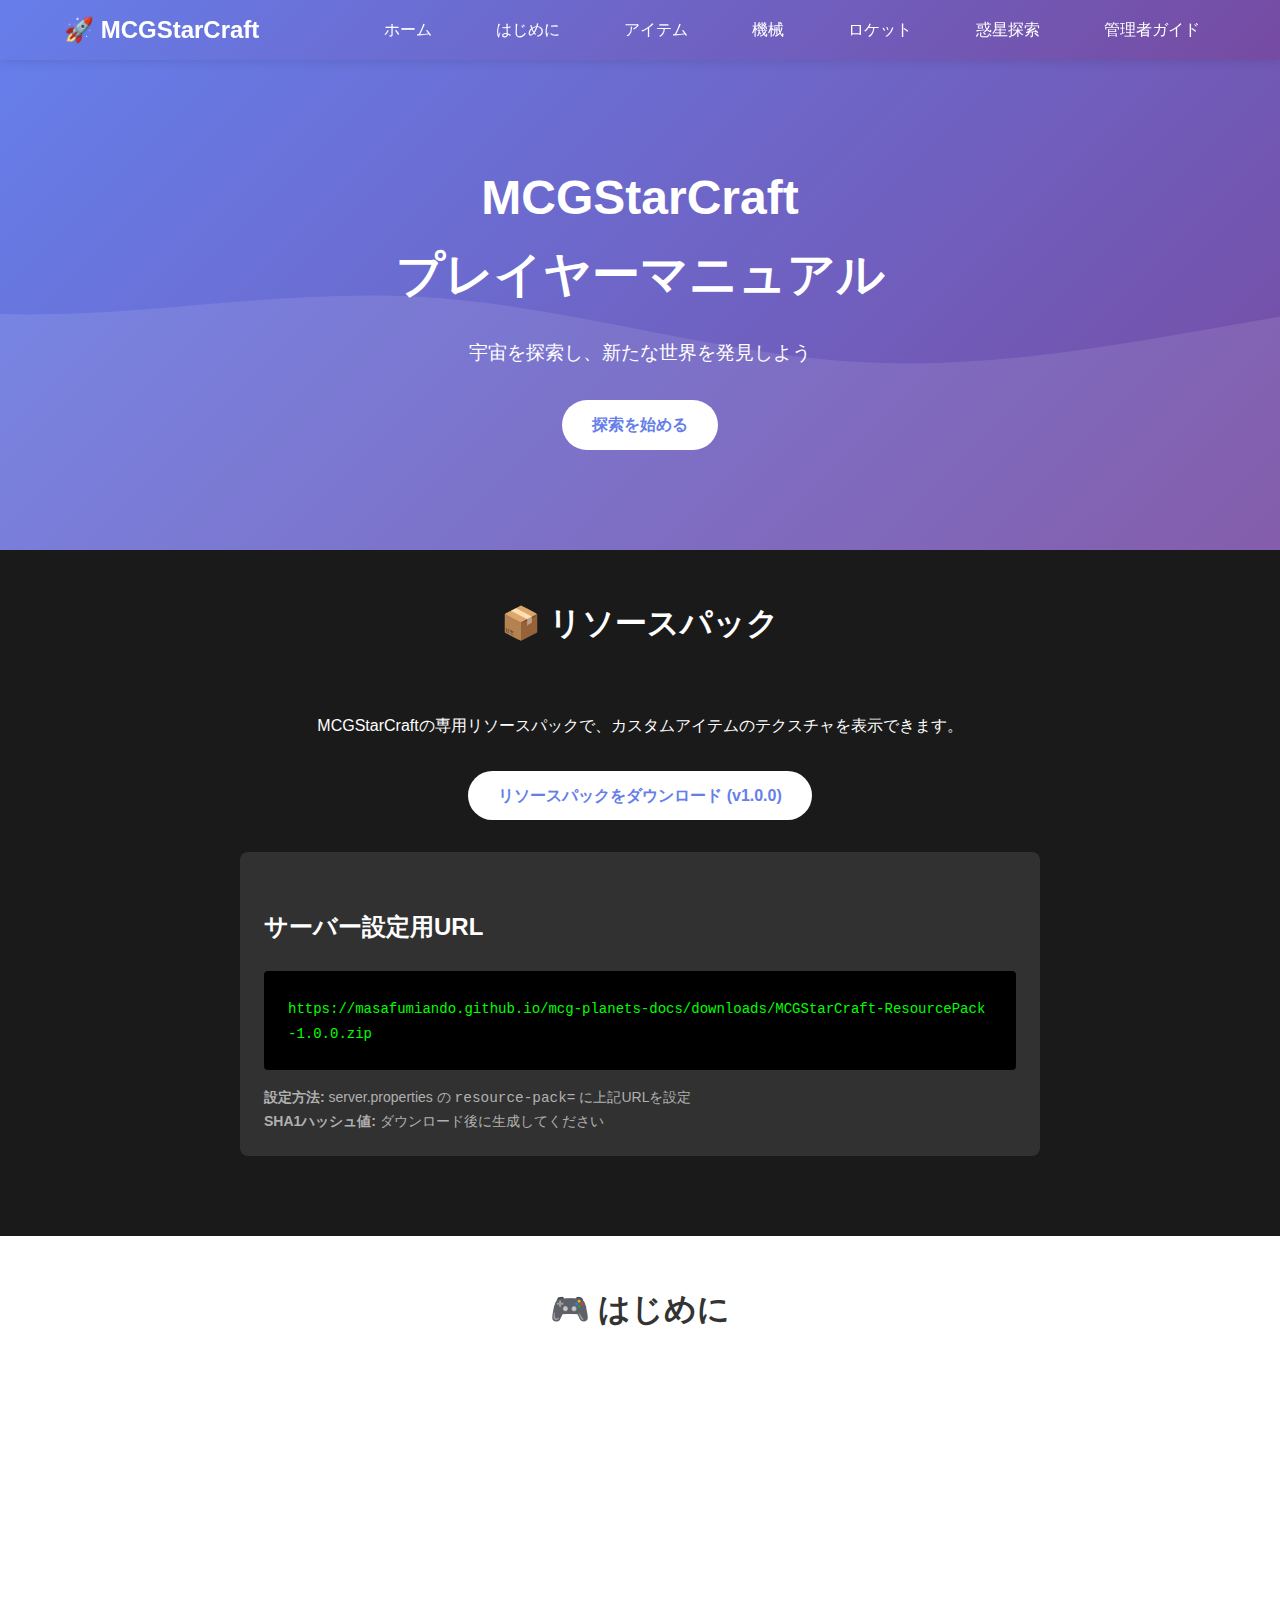
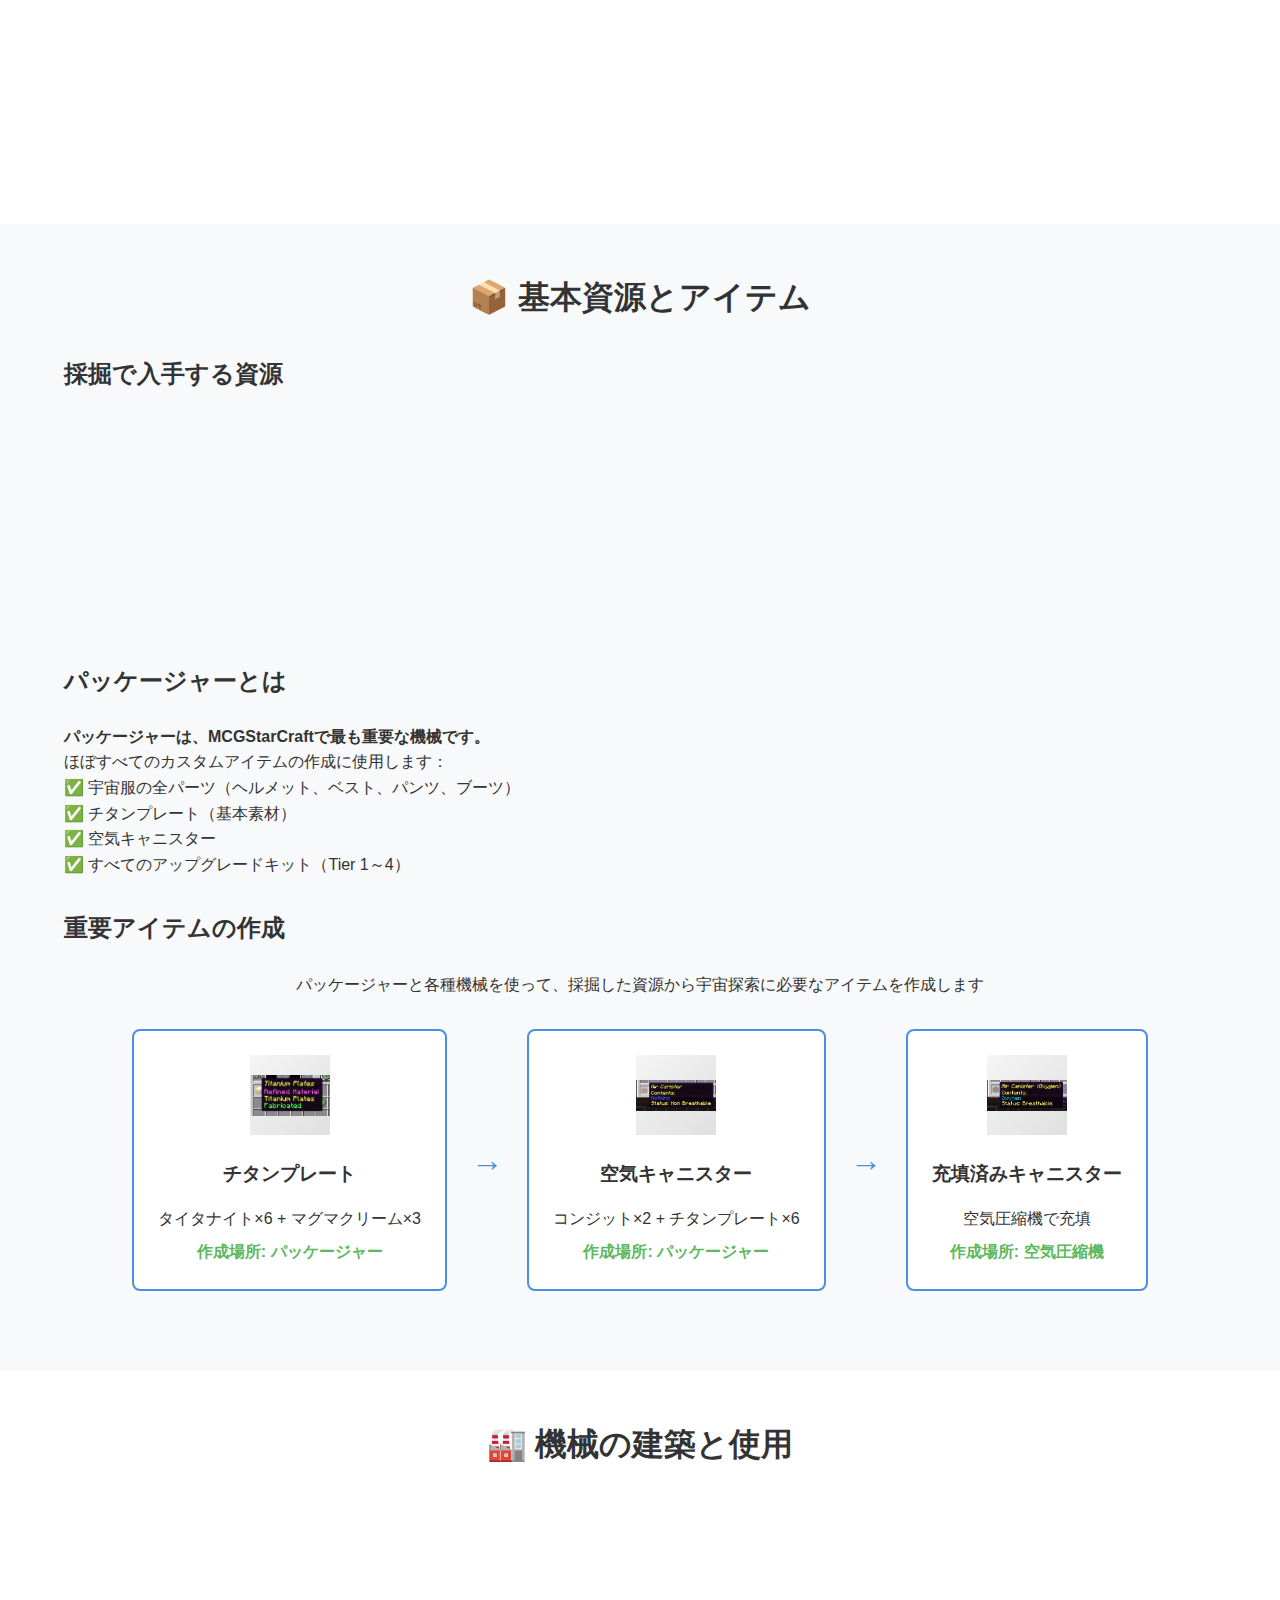
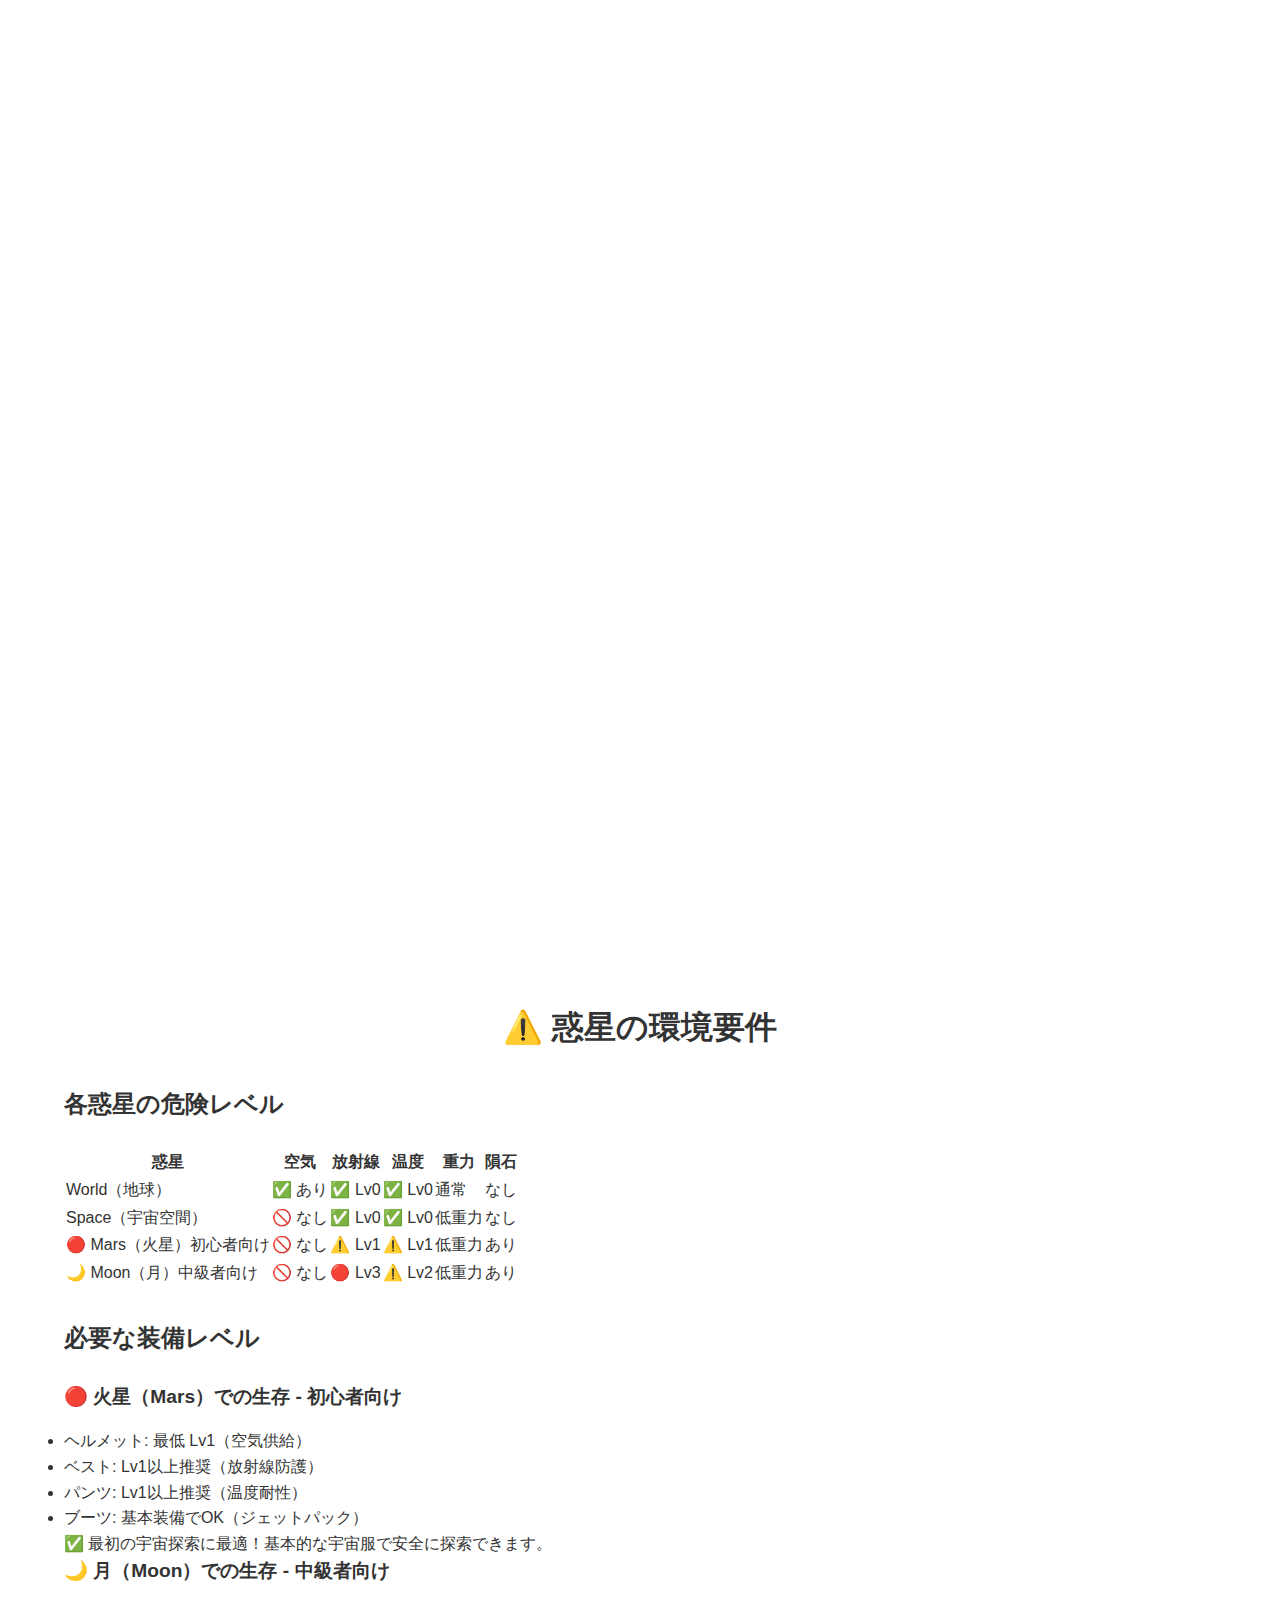
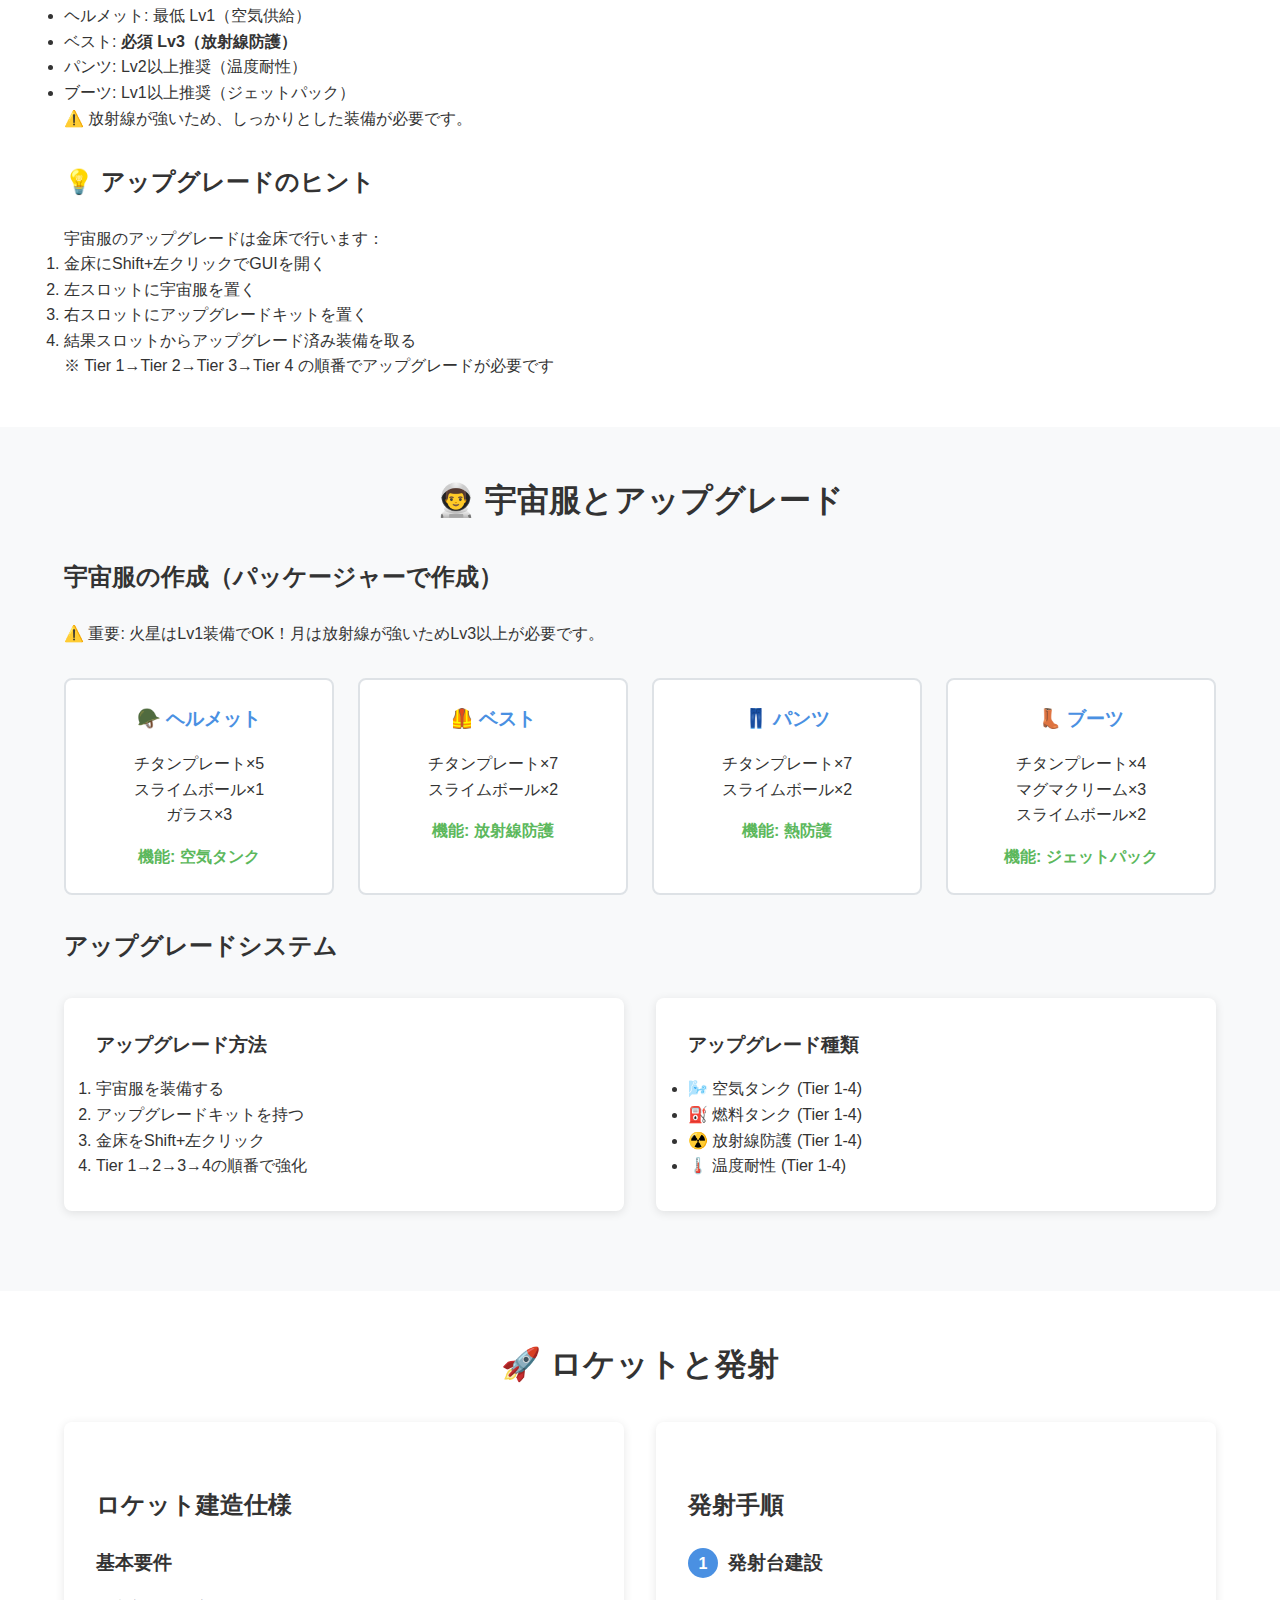
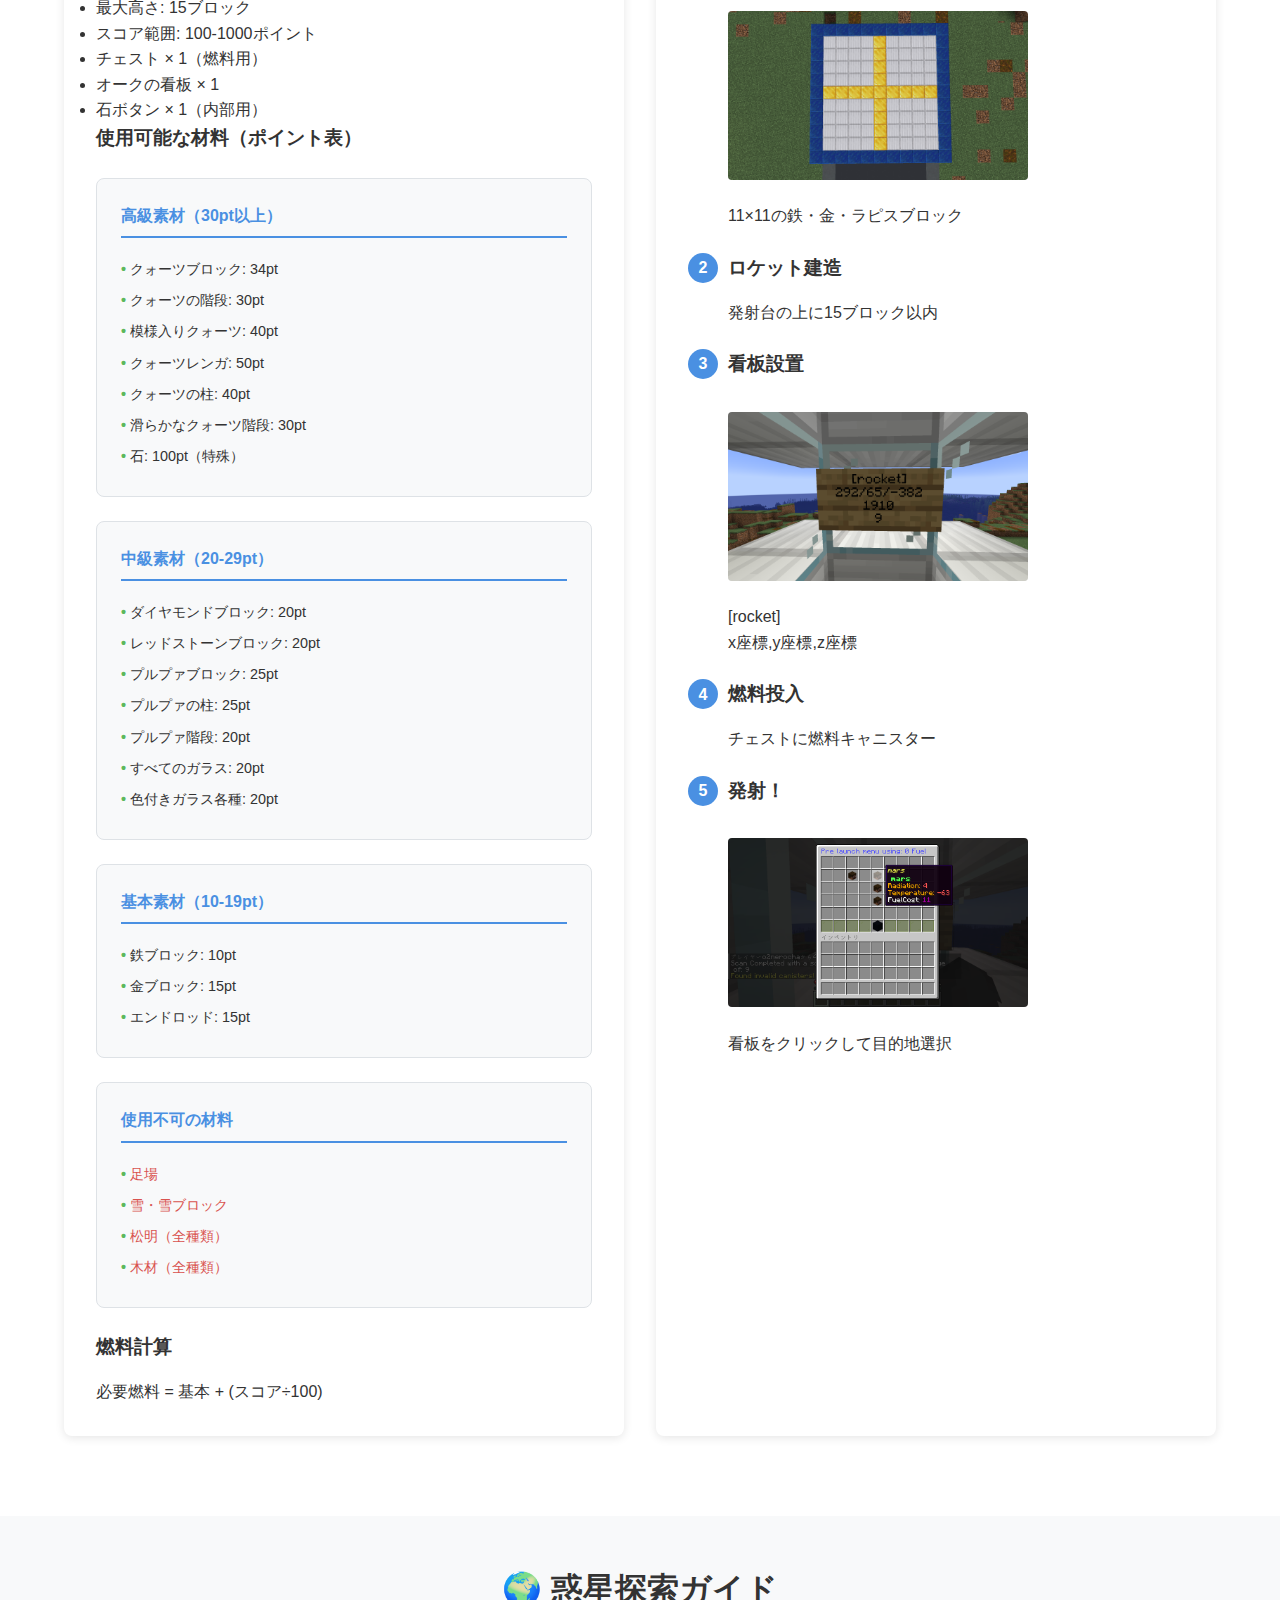
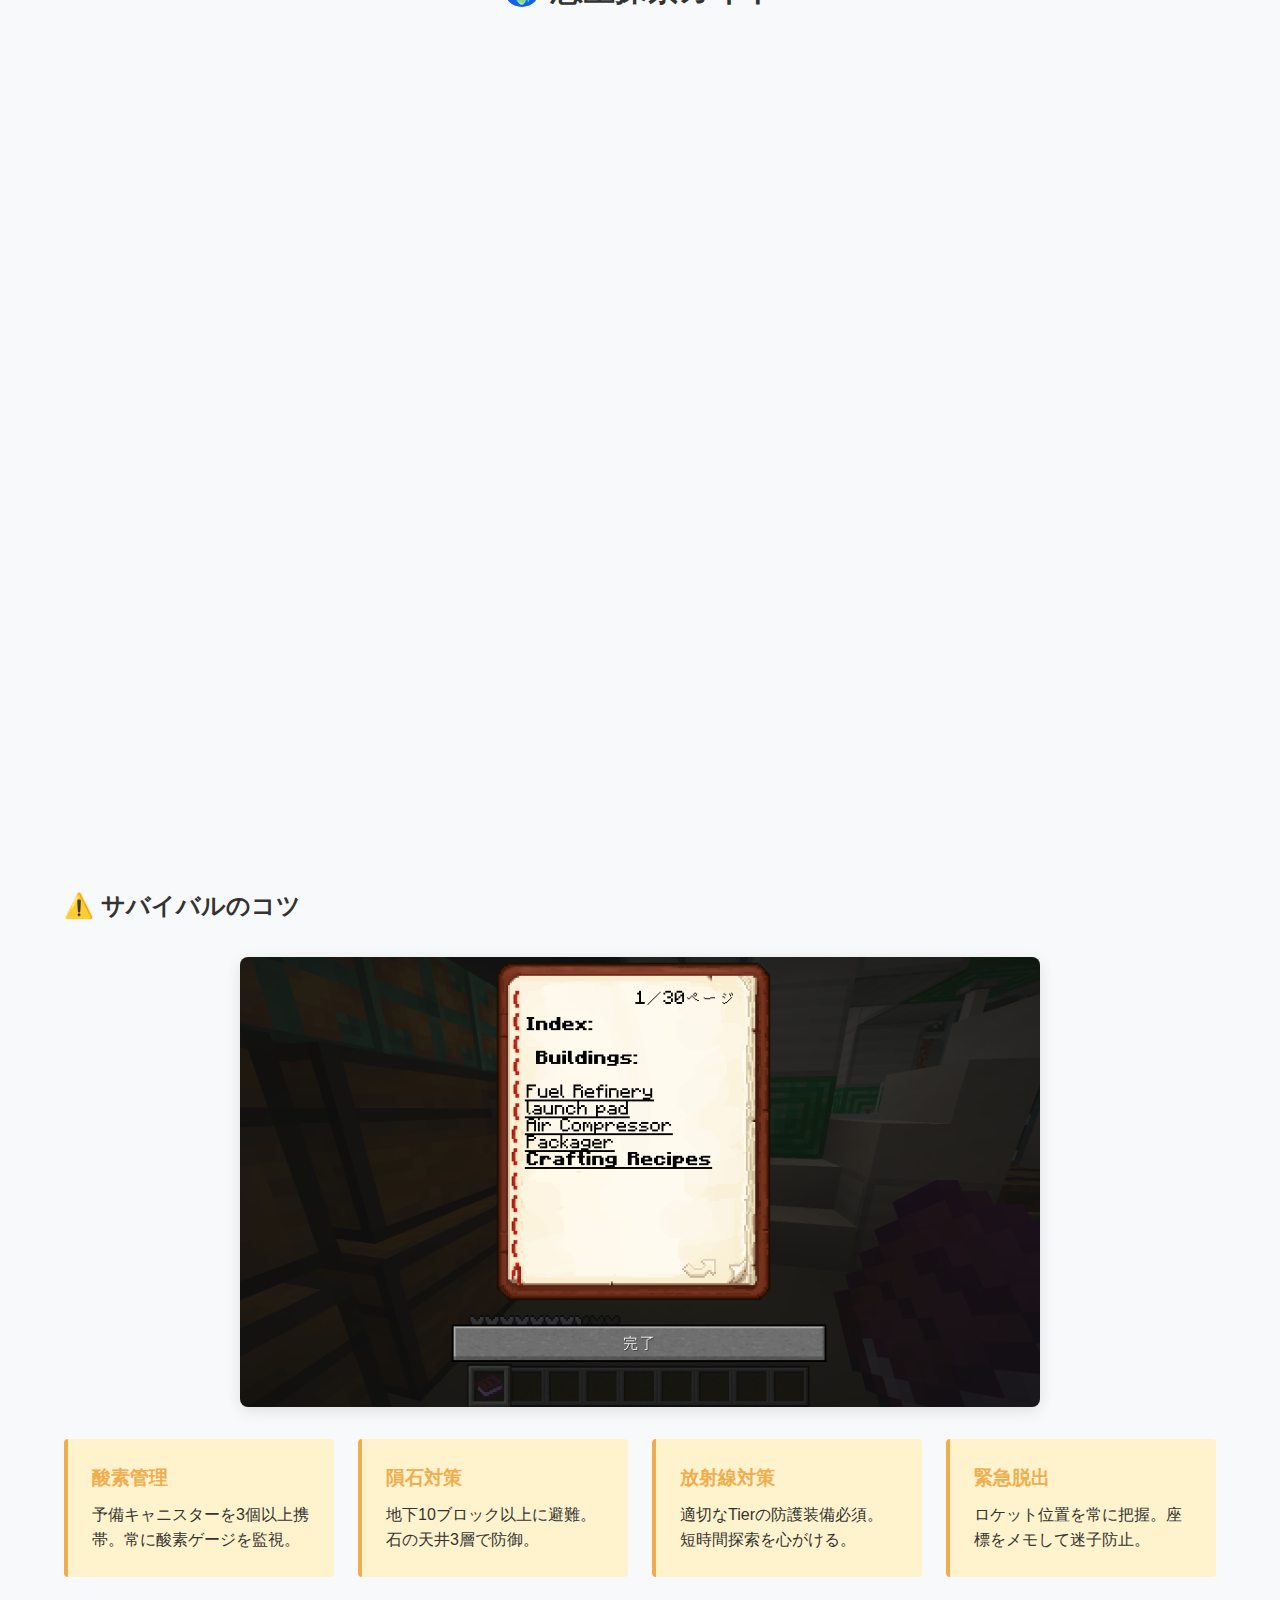
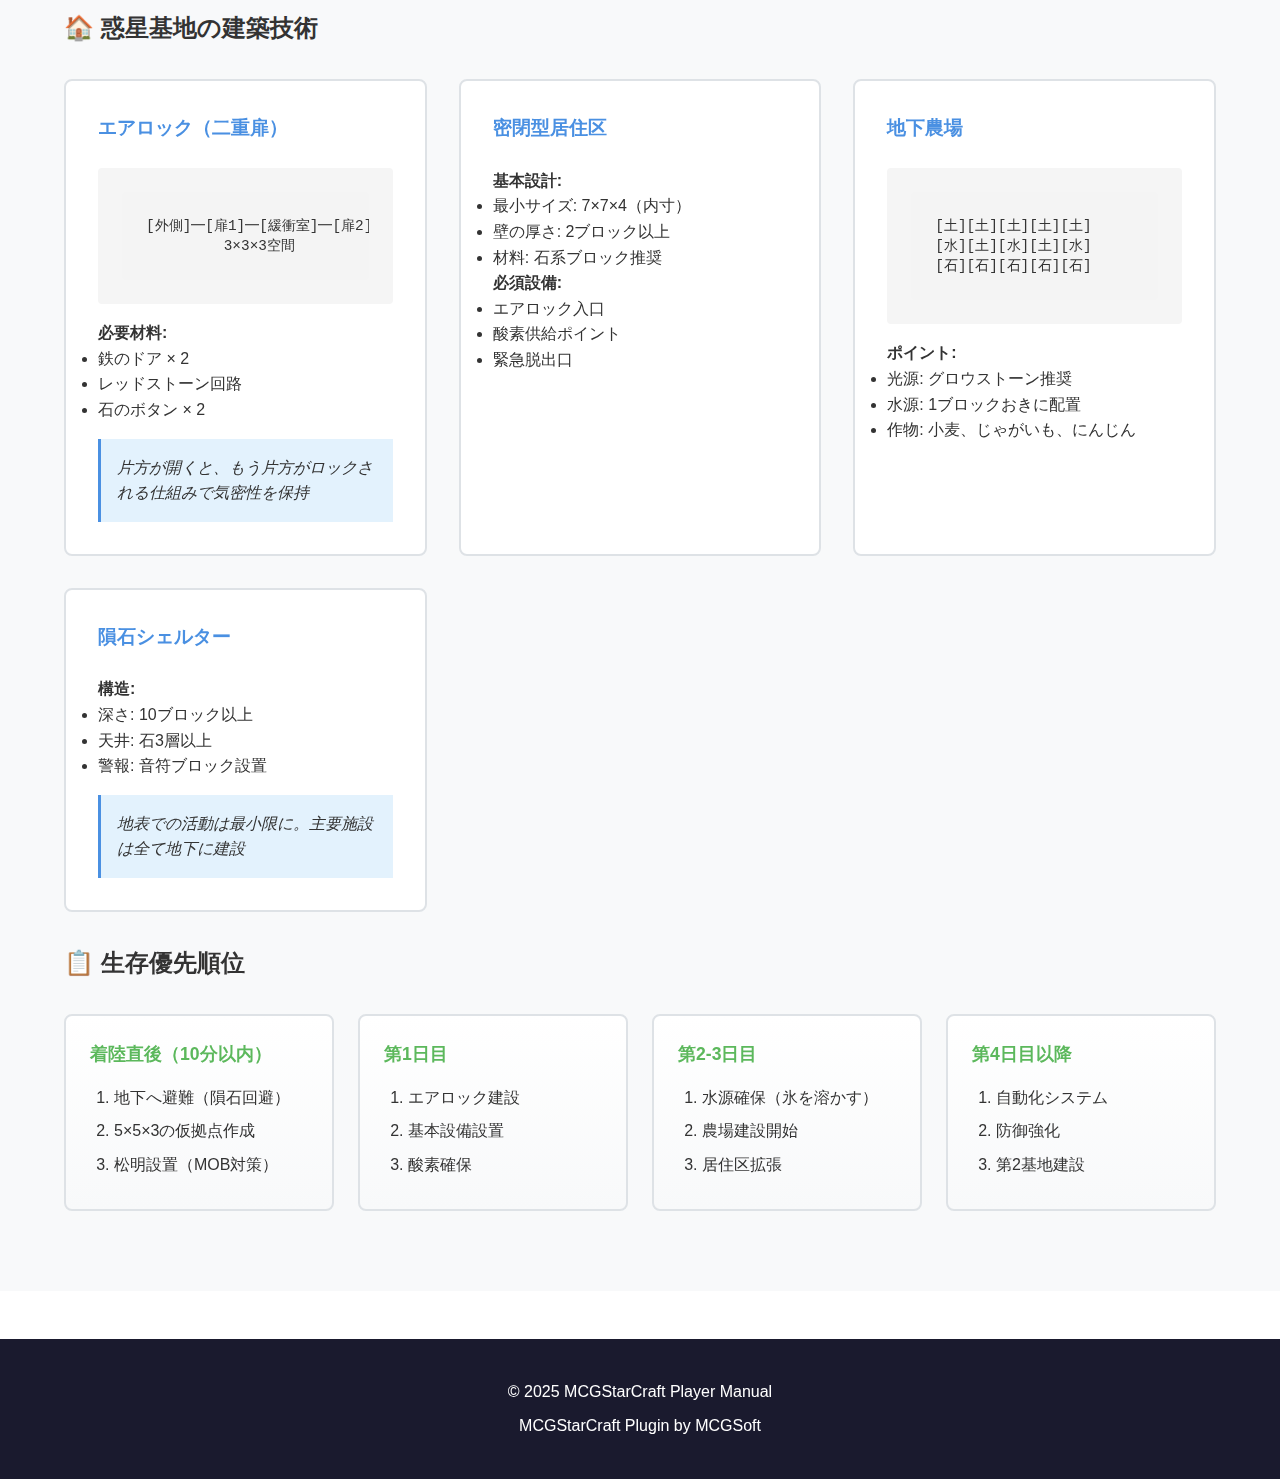
<file: docs/index.html>
<!DOCTYPE html>
<html lang="ja">
<head>
    <meta charset="UTF-8">
    <meta name="viewport" content="width=device-width, initial-scale=1.0">
    <title>MCGStarCraft プレイヤーマニュアル</title>
    <link rel="stylesheet" href="style.css">
</head>
<body>
    <nav class="navbar">
        <div class="nav-container">
            <div class="nav-brand">
                <h1>🚀 MCGStarCraft</h1>
            </div>
            <ul class="nav-menu">
                <li><a href="#home">ホーム</a></li>
                <li><a href="#getting-started">はじめに</a></li>
                <li><a href="#items">アイテム</a></li>
                <li><a href="#machines">機械</a></li>
                <li><a href="#rockets">ロケット</a></li>
                <li><a href="#planets">惑星探索</a></li>
                <li><a href="admin.html">管理者ガイド</a></li>
            </ul>
            <div class="nav-toggle">
                <span></span>
                <span></span>
                <span></span>
            </div>
        </div>
    </nav>

    <main>
        <!-- ヒーローセクション -->
        <section id="home" class="hero">
            <div class="hero-content">
                <h1>MCGStarCraft<br>プレイヤーマニュアル</h1>
                <p>宇宙を探索し、新たな世界を発見しよう</p>
                <a href="#getting-started" class="btn-primary">探索を始める</a>
            </div>
        </section>

        <!-- リソースパック -->
        <section id="resource-pack" class="section bg-dark">
            <div class="container">
                <h2>📦 リソースパック</h2>
                <div class="resource-pack-info">
                    <p>MCGStarCraftの専用リソースパックで、カスタムアイテムのテクスチャを表示できます。</p>
                    <div class="download-section">
                        <a href="https://0x48lab.github.io/planets/downloads/MCGStarCraft-ResourcePack-1.0.0.zip" class="btn-primary" download>
                            リソースパックをダウンロード (v1.0.0)
                        </a>
                    </div>
                    <div class="server-config-info">
                        <h3>サーバー設定用URL</h3>
                        <div class="code-block">
                            <code>https://masafumiando.github.io/mcg-planets-docs/downloads/MCGStarCraft-ResourcePack-1.0.0.zip</code>
                        </div>
                        <p class="config-note">
                            <strong>設定方法:</strong> server.properties の <code>resource-pack=</code> に上記URLを設定<br>
                            <strong>SHA1ハッシュ値:</strong> ダウンロード後に生成してください
                        </p>
                    </div>
                </div>
            </div>
        </section>

        <!-- はじめに -->
        <section id="getting-started" class="section">
            <div class="container">
                <h2>🎮 はじめに</h2>
                <div class="cards">
                    <div class="card">
                        <h3>1. 資源収集</h3>
                        <ul>
                            <li>鉄鉱石からタイタナイト（8%）</li>
                            <li>金鉱石からコンジット（8%）</li>
                            <li>パッケージャーを建築</li>
                        </ul>
                    </div>
                    <div class="card">
                        <h3>2. 装備作成</h3>
                        <img src="images/spacesuit_full.png" alt="宇宙服フルセット" class="card-image">
                        <ul>
                            <li>宇宙服4部位を作成</li>
                            <li>空気キャニスターを充填</li>
                            <li>コーラスフルーツから燃料精製</li>
                        </ul>
                    </div>
                    <div class="card">
                        <h3>3. 火星へ出発！</h3>
                        <img src="images/rocket_example.png" alt="ロケット例" class="card-image">
                        <ul>
                            <li>ロケットを建造（最大15ブロック）</li>
                            <li>燃料を3個以上チェストに</li>
                            <li class="highlight-new">初心者は火星から！</li>
                        </ul>
                    </div>
                </div>
            </div>
        </section>

        <!-- 基本資源 -->
        <section id="items" class="section bg-light">
            <div class="container">
                <h2>📦 基本資源とアイテム</h2>
                
                <h3>採掘で入手する資源</h3>
                <div class="resource-grid">
                    <div class="resource-item">
                        <img src="images/titanite_ore.png" alt="タイタナイト" class="resource-image">
                        <h4>タイタナイト</h4>
                        <p>鉄鉱石から8%の確率</p>
                        <p class="resource-world">入手可能: world、organic</p>
                    </div>
                    <div class="resource-item">
                        <img src="images/conduit_crystals.png" alt="コンジット" class="resource-image">
                        <h4>コンジット</h4>
                        <p>金鉱石から8%の確率</p>
                        <p class="resource-world">入手可能: world、radiated</p>
                    </div>
                    <div class="resource-item">
                        <img src="images/silicon_cell.png" alt="シリコン" class="resource-image">
                        <h4>シリコン</h4>
                        <p>ブレインコーラルから16%</p>
                        <p class="resource-world">入手可能: aquatic、world</p>
                    </div>
                    <div class="resource-item">
                        <img src="images/thermoglue.png" alt="熱接着剤" class="resource-image">
                        <h4>熱接着剤（Thermoglue）</h4>
                        <p>マグマクリームの代替品</p>
                        <p class="resource-world">チタンプレート作成に必要</p>
                    </div>
                </div>

                <h3>パッケージャーとは</h3>
                <div class="packager-info">
                    <p><strong>パッケージャーは、MCGStarCraftで最も重要な機械です。</strong></p>
                    <p>ほぼすべてのカスタムアイテムの作成に使用します：</p>
                    <ul style="list-style: none; padding: 0;">
                        <li>✅ 宇宙服の全パーツ（ヘルメット、ベスト、パンツ、ブーツ）</li>
                        <li>✅ チタンプレート（基本素材）</li>
                        <li>✅ 空気キャニスター</li>
                        <li>✅ すべてのアップグレードキット（Tier 1～4）</li>
                    </ul>
                </div>
                
                <h3>重要アイテムの作成</h3>
                <p style="text-align: center; margin: var(--spacing-md) 0;">
                    パッケージャーと各種機械を使って、採掘した資源から宇宙探索に必要なアイテムを作成します
                </p>
                <div class="crafting-flow">
                    <div class="craft-step">
                        <img src="images/titanium_plates.png" alt="チタンプレート" class="craft-image">
                        <h4>チタンプレート</h4>
                        <p>タイタナイト×6 + マグマクリーム×3</p>
                        <p class="craft-location">作成場所: パッケージャー</p>
                    </div>
                    <div class="arrow">→</div>
                    <div class="craft-step">
                        <img src="images/air_canister_empty.png" alt="空気キャニスター" class="craft-image">
                        <h4>空気キャニスター</h4>
                        <p>コンジット×2 + チタンプレート×6</p>
                        <p class="craft-location">作成場所: パッケージャー</p>
                    </div>
                    <div class="arrow">→</div>
                    <div class="craft-step">
                        <img src="images/air_canister_full.png" alt="充填済みキャニスター" class="craft-image">
                        <h4>充填済みキャニスター</h4>
                        <p>空気圧縮機で充填</p>
                        <p class="craft-location">作成場所: 空気圧縮機</p>
                    </div>
                </div>
            </div>
        </section>

        <!-- 機械 -->
        <section id="machines" class="section">
            <div class="container">
                <h2>🏭 機械の建築と使用</h2>
                <div class="machine-grid">
                    <div class="machine-card featured">
                        <div class="important-badge">最重要</div>
                        <img src="images/packager_interface.png" alt="パッケージャー操作画面" class="machine-image">
                        <h3>パッケージャー</h3>
                        <div class="machine-info">
                            <p><strong>用途:</strong> ほぼすべてのアイテム作成</p>
                            <p><strong>構造:</strong> 9層 + 看板層</p>
                            <p><strong>必須:</strong> 白樺の看板<br>1行目: [space]<br>2行目: packager</p>
                        </div>
                        <div class="machine-recipes">
                            <h4>作成可能アイテム:</h4>
                            <ul style="font-size: 0.9em;">
                                <li>宇宙服全パーツ</li>
                                <li>チタンプレート（タイタナイト×6 + マグマクリーム×3）</li>
                                <li>空気キャニスター（コンジット×2 + チタンプレート×6）</li>
                                <li>各種アップグレードキット</li>
                            </ul>
                        </div>
                        <div class="machine-usage">
                            <h4>使い方:</h4>
                            <ol>
                                <li>構造を建築して看板を設置</li>
                                <li>看板をクリックしてGUIを開く</li>
                                <li>作りたいアイテムのレシピを選択</li>
                                <li>必要な材料をバレル（樽）に入れる</li>
                                <li>看板を再度クリックで作成開始</li>
                            </ol>
                        </div>
                        <div class="packager-tips">
                            <p class="tip">💡 ヒント: レシピブックは <code>/space getrecipebook</code> で入手できます</p>
                        </div>
                    </div>

                    <div class="machine-card">
                        <img src="images/compressor_interface.png" alt="空気圧縮機操作画面" class="machine-image">
                        <h3>空気圧縮機（コンプレッサー）</h3>
                        <div class="machine-info">
                            <p><strong>用途:</strong> 空気キャニスターの充填</p>
                            <p><strong>構造:</strong> 4層構造</p>
                            <p><strong>必須:</strong> 白樺の看板<br>1行目: [space]<br>2行目: compressor</p>
                        </div>
                        <div class="machine-recipes">
                            <h4>重要な注意事項:</h4>
                            <ul style="font-size: 0.9em;">
                                <li>🚨 空のキャニスターを<strong>1スロットに1個ずつ</strong>配置</li>
                                <li>複数個スタックすると動作しません</li>
                                <li>宇宙空間での生存に必須のアイテム</li>
                            </ul>
                        </div>
                        <div class="machine-usage">
                            <h4>使い方:</h4>
                            <ol>
                                <li>構造を建築して看板を設置</li>
                                <li>空のキャニスターをチェストに入れる</li>
                                <li><strong>重要: 1スロット1個ずつ配置</strong></li>
                                <li>看板をクリックして圧縮開始</li>
                                <li>「Compressing...」表示を確認</li>
                                <li>充填済みキャニスターを取り出す</li>
                            </ol>
                        </div>
                        <div class="packager-tips">
                            <p class="tip">💡 ヒント: 充填済みキャニスターは予備を多めに持っていきましょう</p>
                        </div>
                    </div>

                    <div class="machine-card">
                        <img src="images/refinery_interface.png" alt="精製機操作画面" class="machine-image">
                        <h3>精製機（リファイナリー）</h3>
                        <div class="machine-info">
                            <p><strong>用途:</strong> ロケット燃料の精製</p>
                            <p><strong>構造:</strong> 9層構造</p>
                            <p><strong>必須:</strong> 白樺の看板<br>1行目: [space]<br>2行目: refinery</p>
                        </div>
                        <div class="machine-recipes">
                            <h4>燃料精製レシピ:</h4>
                            <ul style="font-size: 0.9em;">
                                <li>コーラスフルーツ → 燃料キャニスター</li>
                                <li>コーラスフルーツはエンドで入手</li>
                                <li>ロケット発射に必須のアイテム</li>
                            </ul>
                        </div>
                        <div class="machine-usage">
                            <h4>使い方:</h4>
                            <ol>
                                <li>構造を建築して看板を設置</li>
                                <li>コーラスフルーツをチェストに入れる</li>
                                <li>看板をクリックして精製開始</li>
                                <li>「Refining...」表示を確認</li>
                                <li>精製完了を待つ（約数秒）</li>
                                <li>燃料キャニスターを取り出す</li>
                            </ol>
                        </div>
                        <div class="packager-tips">
                            <p class="tip">💡 ヒント: ロケット発射には最低3個の燃料が必要です</p>
                        </div>
                    </div>
                </div>
            </div>
        </section>

        <!-- 惑星環境要件 -->
        <section class="section bg-warning">
            <div class="container">
                <h2>⚠️ 惑星の環境要件</h2>
                <div class="planet-requirements">
                    <h3>各惑星の危険レベル</h3>
                    <table class="requirements-table">
                        <thead>
                            <tr>
                                <th>惑星</th>
                                <th>空気</th>
                                <th>放射線</th>
                                <th>温度</th>
                                <th>重力</th>
                                <th>隕石</th>
                            </tr>
                        </thead>
                        <tbody>
                            <tr>
                                <td>World（地球）</td>
                                <td>✅ あり</td>
                                <td>✅ Lv0</td>
                                <td>✅ Lv0</td>
                                <td>通常</td>
                                <td>なし</td>
                            </tr>
                            <tr>
                                <td>Space（宇宙空間）</td>
                                <td>🚫 なし</td>
                                <td>✅ Lv0</td>
                                <td>✅ Lv0</td>
                                <td>低重力</td>
                                <td>なし</td>
                            </tr>
                            <tr class="recommended-first">
                                <td>🔴 Mars（火星）<span class="badge-new">初心者向け</span></td>
                                <td>🚫 なし</td>
                                <td>⚠️ Lv1</td>
                                <td>⚠️ Lv1</td>
                                <td>低重力</td>
                                <td>あり</td>
                            </tr>
                            <tr class="danger-high">
                                <td>🌙 Moon（月）<span class="badge-intermediate">中級者向け</span></td>
                                <td>🚫 なし</td>
                                <td>🔴 Lv3</td>
                                <td>⚠️ Lv2</td>
                                <td>低重力</td>
                                <td>あり</td>
                            </tr>
                        </tbody>
                    </table>
                    
                    <h3>必要な装備レベル</h3>
                    <div class="equipment-requirements">
                        <div class="requirement-card recommended">
                            <h4>🔴 火星（Mars）での生存 - 初心者向け</h4>
                            <ul>
                                <li>ヘルメット: 最低 Lv1（空気供給）</li>
                                <li>ベスト: Lv1以上推奨（放射線防護）</li>
                                <li>パンツ: Lv1以上推奨（温度耐性）</li>
                                <li>ブーツ: 基本装備でOK（ジェットパック）</li>
                            </ul>
                            <p class="info-message">✅ 最初の宇宙探索に最適！基本的な宇宙服で安全に探索できます。</p>
                        </div>
                        
                        <div class="requirement-card">
                            <h4>🌙 月（Moon）での生存 - 中級者向け</h4>
                            <ul>
                                <li>ヘルメット: 最低 Lv1（空気供給）</li>
                                <li class="critical">ベスト: <strong>必須 Lv3（放射線防護）</strong></li>
                                <li>パンツ: Lv2以上推奨（温度耐性）</li>
                                <li>ブーツ: Lv1以上推奨（ジェットパック）</li>
                            </ul>
                            <p class="warning-message">⚠️ 放射線が強いため、しっかりとした装備が必要です。</p>
                        </div>
                    </div>
                    
                    <div class="upgrade-tip">
                        <h3>💡 アップグレードのヒント</h3>
                        <p>宇宙服のアップグレードは金床で行います：</p>
                        <ol>
                            <li>金床にShift+左クリックでGUIを開く</li>
                            <li>左スロットに宇宙服を置く</li>
                            <li>右スロットにアップグレードキットを置く</li>
                            <li>結果スロットからアップグレード済み装備を取る</li>
                        </ol>
                        <p>※ Tier 1→Tier 2→Tier 3→Tier 4 の順番でアップグレードが必要です</p>
                    </div>
                </div>
            </div>
        </section>

        <!-- 宇宙服 -->
        <section class="section bg-light">
            <div class="container">
                <h2>👨‍🚀 宇宙服とアップグレード</h2>
                
                <h3>宇宙服の作成（パッケージャーで作成）</h3>
                <p class="important-note">⚠️ 重要: 火星はLv1装備でOK！月は放射線が強いためLv3以上が必要です。</p>
                <div class="spacesuit-grid">
                    <div class="suit-part">
                        <h4>🪖 ヘルメット</h4>
                        <p>チタンプレート×5<br>スライムボール×1<br>ガラス×3</p>
                        <p class="feature">機能: 空気タンク</p>
                    </div>
                    <div class="suit-part">
                        <h4>🦺 ベスト</h4>
                        <p>チタンプレート×7<br>スライムボール×2</p>
                        <p class="feature">機能: 放射線防護</p>
                    </div>
                    <div class="suit-part">
                        <h4>👖 パンツ</h4>
                        <p>チタンプレート×7<br>スライムボール×2</p>
                        <p class="feature">機能: 熱防護</p>
                    </div>
                    <div class="suit-part">
                        <h4>👢 ブーツ</h4>
                        <p>チタンプレート×4<br>マグマクリーム×3<br>スライムボール×2</p>
                        <p class="feature">機能: ジェットパック</p>
                    </div>
                </div>

                <h3>アップグレードシステム</h3>
                <div class="upgrade-info">
                    <div class="upgrade-process">
                        <h4>アップグレード方法</h4>
                        <ol>
                            <li>宇宙服を装備する</li>
                            <li>アップグレードキットを持つ</li>
                            <li>金床をShift+左クリック</li>
                            <li>Tier 1→2→3→4の順番で強化</li>
                        </ol>
                    </div>
                    <div class="upgrade-types">
                        <h4>アップグレード種類</h4>
                        <ul>
                            <li>🌬️ 空気タンク (Tier 1-4)</li>
                            <li>⛽ 燃料タンク (Tier 1-4)</li>
                            <li>☢️ 放射線防護 (Tier 1-4)</li>
                            <li>🌡️ 温度耐性 (Tier 1-4)</li>
                        </ul>
                    </div>
                </div>
            </div>
        </section>

        <!-- ロケット -->
        <section id="rockets" class="section">
            <div class="container">
                <h2>🚀 ロケットと発射</h2>
                
                <div class="rocket-guide">
                    <div class="rocket-build">
                        <h3>ロケット建造仕様</h3>
                        <div class="build-requirements">
                            <h4>基本要件</h4>
                            <ul>
                                <li>最大高さ: 15ブロック</li>
                                <li>スコア範囲: 100-1000ポイント</li>
                                <li>チェスト × 1（燃料用）</li>
                                <li>オークの看板 × 1</li>
                                <li>石ボタン × 1（内部用）</li>
                            </ul>
                            
                            <h4>使用可能な材料（ポイント表）</h4>
                            <div class="materials-grid">
                                <div class="material-category">
                                    <h5>高級素材（30pt以上）</h5>
                                    <ul>
                                        <li>クォーツブロック: 34pt</li>
                                        <li>クォーツの階段: 30pt</li>
                                        <li>模様入りクォーツ: 40pt</li>
                                        <li>クォーツレンガ: 50pt</li>
                                        <li>クォーツの柱: 40pt</li>
                                        <li>滑らかなクォーツ階段: 30pt</li>
                                        <li>石: 100pt（特殊）</li>
                                    </ul>
                                </div>
                                <div class="material-category">
                                    <h5>中級素材（20-29pt）</h5>
                                    <ul>
                                        <li>ダイヤモンドブロック: 20pt</li>
                                        <li>レッドストーンブロック: 20pt</li>
                                        <li>プルプァブロック: 25pt</li>
                                        <li>プルプァの柱: 25pt</li>
                                        <li>プルプァ階段: 20pt</li>
                                        <li>すべてのガラス: 20pt</li>
                                        <li>色付きガラス各種: 20pt</li>
                                    </ul>
                                </div>
                                <div class="material-category">
                                    <h5>基本素材（10-19pt）</h5>
                                    <ul>
                                        <li>鉄ブロック: 10pt</li>
                                        <li>金ブロック: 15pt</li>
                                        <li>エンドロッド: 15pt</li>
                                    </ul>
                                </div>
                                <div class="material-category">
                                    <h5>使用不可の材料</h5>
                                    <ul style="color: #d9534f;">
                                        <li>足場</li>
                                        <li>雪・雪ブロック</li>
                                        <li>松明（全種類）</li>
                                        <li>木材（全種類）</li>
                                    </ul>
                                </div>
                            </div>
                            
                            <h4>燃料計算</h4>
                            <p>必要燃料 = 基本 + (スコア÷100)</p>
                        </div>
                    </div>

                    <div class="launch-process">
                        <h3>発射手順</h3>
                        <ol class="launch-steps">
                            <li>
                                <h4>発射台建設</h4>
                                <img src="images/launchpad_complete.png" alt="発射台" class="step-image">
                                <p>11×11の鉄・金・ラピスブロック</p>
                            </li>
                            <li>
                                <h4>ロケット建造</h4>
                                <p>発射台の上に15ブロック以内</p>
                            </li>
                            <li>
                                <h4>看板設置</h4>
                                <img src="images/rocket_sign_setup.png" alt="看板設置" class="step-image">
                                <p>[rocket]<br>x座標,y座標,z座標</p>
                            </li>
                            <li>
                                <h4>燃料投入</h4>
                                <p>チェストに燃料キャニスター</p>
                            </li>
                            <li>
                                <h4>発射！</h4>
                                <img src="images/launch_menu.png" alt="発射メニュー" class="step-image">
                                <p>看板をクリックして目的地選択</p>
                            </li>
                        </ol>
                    </div>
                </div>
            </div>
        </section>

        <!-- 惑星探索 -->
        <section id="planets" class="section bg-light">
            <div class="container">
                <h2>🌍 惑星探索ガイド</h2>
                
                <div class="planet-grid">
                    <div class="planet-card recommended">
                        <img src="images/planet_mars.png" alt="火星" class="planet-thumbnail">
                        <h3>🔴 火星（Mars）<span class="badge-new">初心者推奨</span></h3>
                        <div class="planet-stats">
                            <p>📊 危険度: ★★☆☆☆</p>
                            <p>🌬️ 酸素: なし</p>
                            <p>🪐 重力: 低重力</p>
                            <p>☢️ 放射線: Lv1（低い）</p>
                        </div>
                        <div class="planet-resources">
                            <h4>主な資源:</h4>
                            <ul>
                                <li>鉄鉱石（豊富）</li>
                                <li>地下氷</li>
                                <li>火星の土</li>
                            </ul>
                        </div>
                        <div class="planet-tips">
                            <h4>必要装備:</h4>
                            <ul>
                                <li class="success-text">基本宇宙服でOK！</li>
                                <li>酸素キャニスター×3</li>
                                <li>放射線防護 Lv1</li>
                            </ul>
                        </div>
                        <a href="planets.html#mars" class="planet-detail-link">詳細を見る →</a>
                    </div>

                    <div class="planet-card dangerous">
                        <img src="images/planet_moon.png" alt="月" class="planet-thumbnail">
                        <h3>🌙 月（The Moon）</h3>
                        <div class="planet-stats">
                            <p>📊 危険度: ★★★★☆</p>
                            <p>🌬️ 酸素: なし</p>
                            <p>🪐 重力: 低重力</p>
                            <p>☢️ 放射線: Lv3（高い）</p>
                        </div>
                        <div class="planet-resources">
                            <h4>主な資源:</h4>
                            <ul>
                                <li>月の石・月の土</li>
                                <li>ヘリウム3（レア）</li>
                                <li>チタン鉱石（高確率）</li>
                            </ul>
                        </div>
                        <div class="planet-tips">
                            <h4>必要装備:</h4>
                            <ul>
                                <li class="warning-text">放射線防護 Lv3必須！</li>
                                <li>酸素キャニスター×5以上</li>
                                <li>温度耐性 Lv2推奨</li>
                            </ul>
                        </div>
                        <a href="planets.html#moon" class="planet-detail-link">詳細を見る →</a>
                    </div>

                </div>

                <div class="survival-tips">
                    <h3>⚠️ サバイバルのコツ</h3>
                    <img src="images/recipe_book_gui.png" alt="レシピブック" class="section-image">
                    <div class="tips-grid">
                        <div class="tip">
                            <h4>酸素管理</h4>
                            <p>予備キャニスターを3個以上携帯。常に酸素ゲージを監視。</p>
                        </div>
                        <div class="tip">
                            <h4>隕石対策</h4>
                            <p>地下10ブロック以上に避難。石の天井3層で防御。</p>
                        </div>
                        <div class="tip">
                            <h4>放射線対策</h4>
                            <p>適切なTierの防護装備必須。短時間探索を心がける。</p>
                        </div>
                        <div class="tip">
                            <h4>緊急脱出</h4>
                            <p>ロケット位置を常に把握。座標をメモして迷子防止。</p>
                        </div>
                    </div>
                </div>
                
                <h3>🏠 惑星基地の建築技術</h3>
                <div class="construction-guide">
                    <div class="construction-card">
                        <h4>エアロック（二重扉）</h4>
                        <div class="airlock-diagram">
                            <pre>
[外側]━[扉1]━[緩衝室]━[扉2]━[内側]
         3×3×3空間</pre>
                        </div>
                        <p><strong>必要材料:</strong></p>
                        <ul>
                            <li>鉄のドア × 2</li>
                            <li>レッドストーン回路</li>
                            <li>石のボタン × 2</li>
                        </ul>
                        <p class="construction-tip">片方が開くと、もう片方がロックされる仕組みで気密性を保持</p>
                    </div>
                    
                    <div class="construction-card">
                        <h4>密閉型居住区</h4>
                        <p><strong>基本設計:</strong></p>
                        <ul>
                            <li>最小サイズ: 7×7×4（内寸）</li>
                            <li>壁の厚さ: 2ブロック以上</li>
                            <li>材料: 石系ブロック推奨</li>
                        </ul>
                        <p><strong>必須設備:</strong></p>
                        <ul>
                            <li>エアロック入口</li>
                            <li>酸素供給ポイント</li>
                            <li>緊急脱出口</li>
                        </ul>
                    </div>
                    
                    <div class="construction-card">
                        <h4>地下農場</h4>
                        <div class="farm-diagram">
                            <pre>
[土][土][土][土][土]
[水][土][水][土][水]
[石][石][石][石][石]</pre>
                        </div>
                        <p><strong>ポイント:</strong></p>
                        <ul>
                            <li>光源: グロウストーン推奨</li>
                            <li>水源: 1ブロックおきに配置</li>
                            <li>作物: 小麦、じゃがいも、にんじん</li>
                        </ul>
                    </div>
                    
                    <div class="construction-card">
                        <h4>隕石シェルター</h4>
                        <p><strong>構造:</strong></p>
                        <ul>
                            <li>深さ: 10ブロック以上</li>
                            <li>天井: 石3層以上</li>
                            <li>警報: 音符ブロック設置</li>
                        </ul>
                        <p class="construction-tip">地表での活動は最小限に。主要施設は全て地下に建設</p>
                    </div>
                </div>
                
                <h3>📋 生存優先順位</h3>
                <div class="priority-timeline">
                    <div class="timeline-item">
                        <h4>着陸直後（10分以内）</h4>
                        <ol>
                            <li>地下へ避難（隕石回避）</li>
                            <li>5×5×3の仮拠点作成</li>
                            <li>松明設置（MOB対策）</li>
                        </ol>
                    </div>
                    <div class="timeline-item">
                        <h4>第1日目</h4>
                        <ol>
                            <li>エアロック建設</li>
                            <li>基本設備設置</li>
                            <li>酸素確保</li>
                        </ol>
                    </div>
                    <div class="timeline-item">
                        <h4>第2-3日目</h4>
                        <ol>
                            <li>水源確保（氷を溶かす）</li>
                            <li>農場建設開始</li>
                            <li>居住区拡張</li>
                        </ol>
                    </div>
                    <div class="timeline-item">
                        <h4>第4日目以降</h4>
                        <ol>
                            <li>自動化システム</li>
                            <li>防御強化</li>
                            <li>第2基地建設</li>
                        </ol>
                    </div>
                </div>
            </div>
        </section>


        <!-- フッター -->
        <footer class="footer">
            <div class="container">
                <p>&copy; 2025 MCGStarCraft Player Manual</p>
                <p>MCGStarCraft Plugin by MCGSoft</p>
            </div>
        </footer>
    </main>

    <script src="script.js"></script>
</body>
</html>
</file>
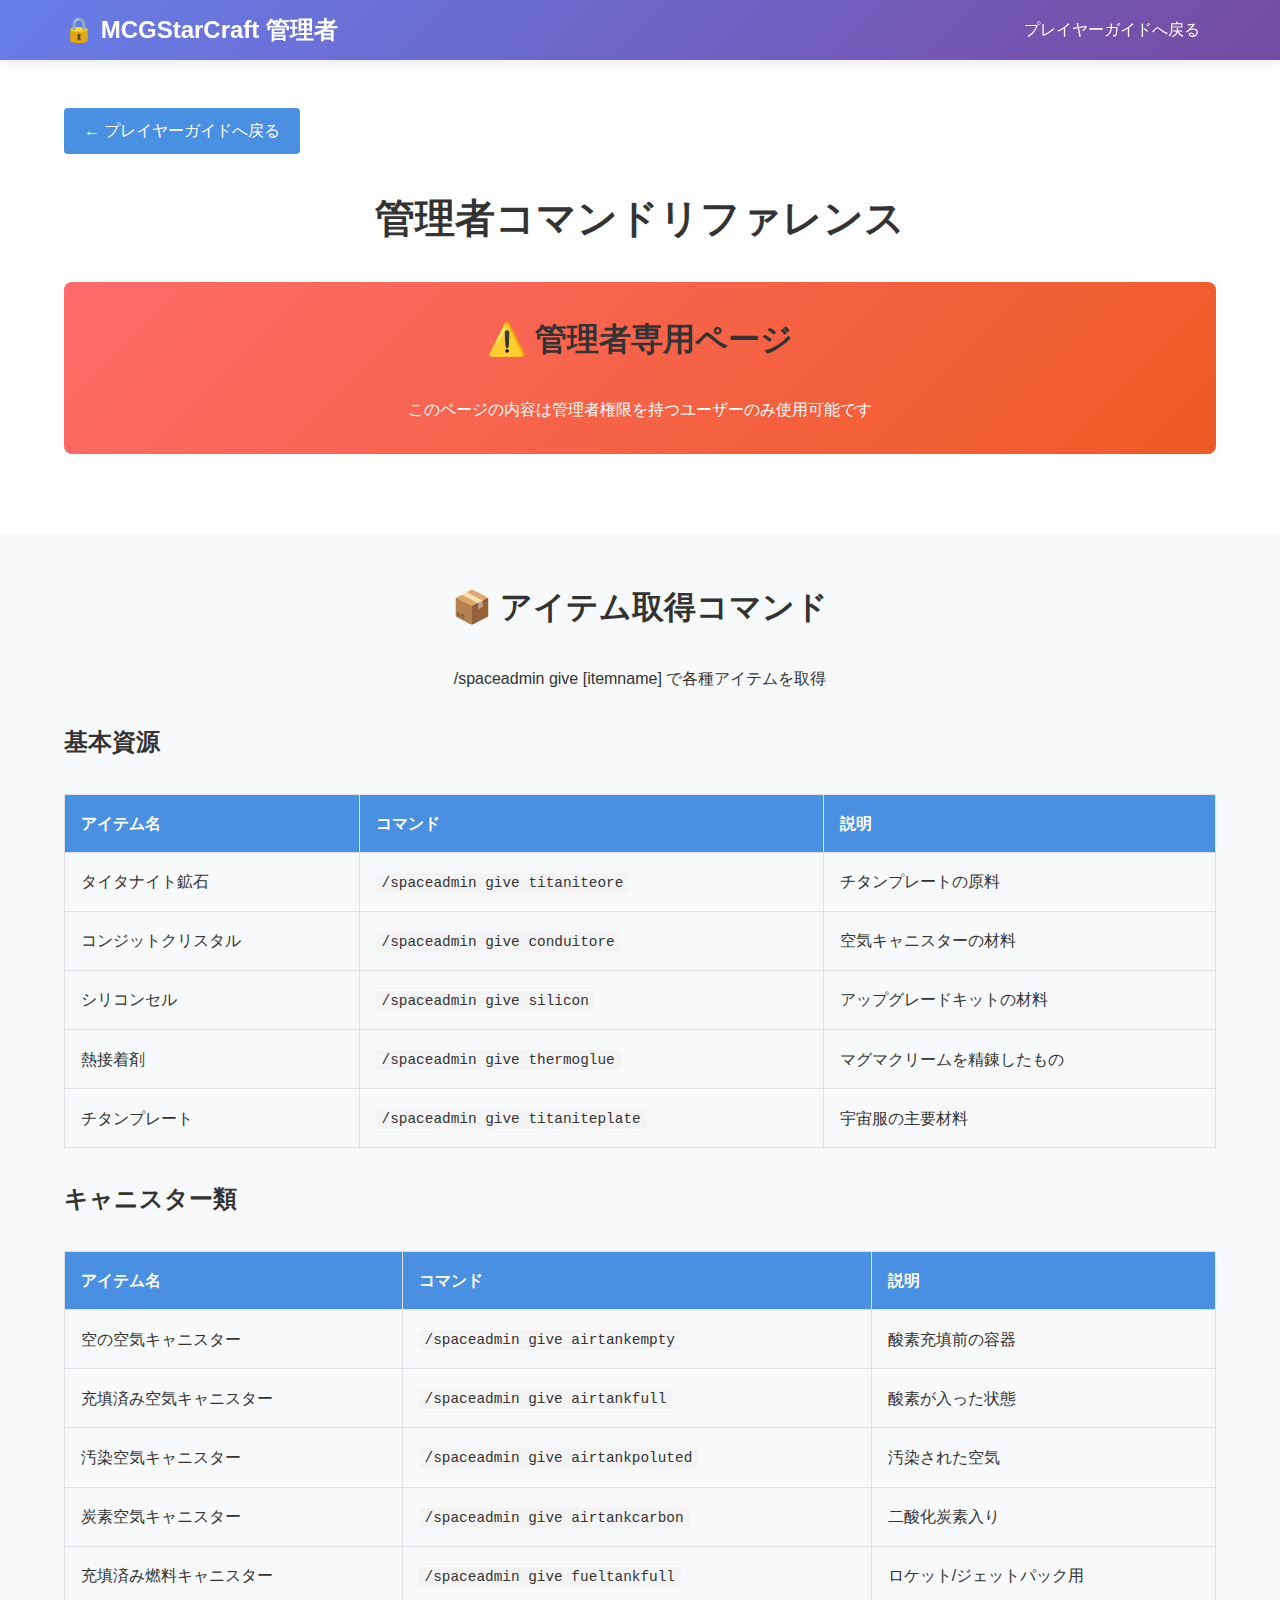
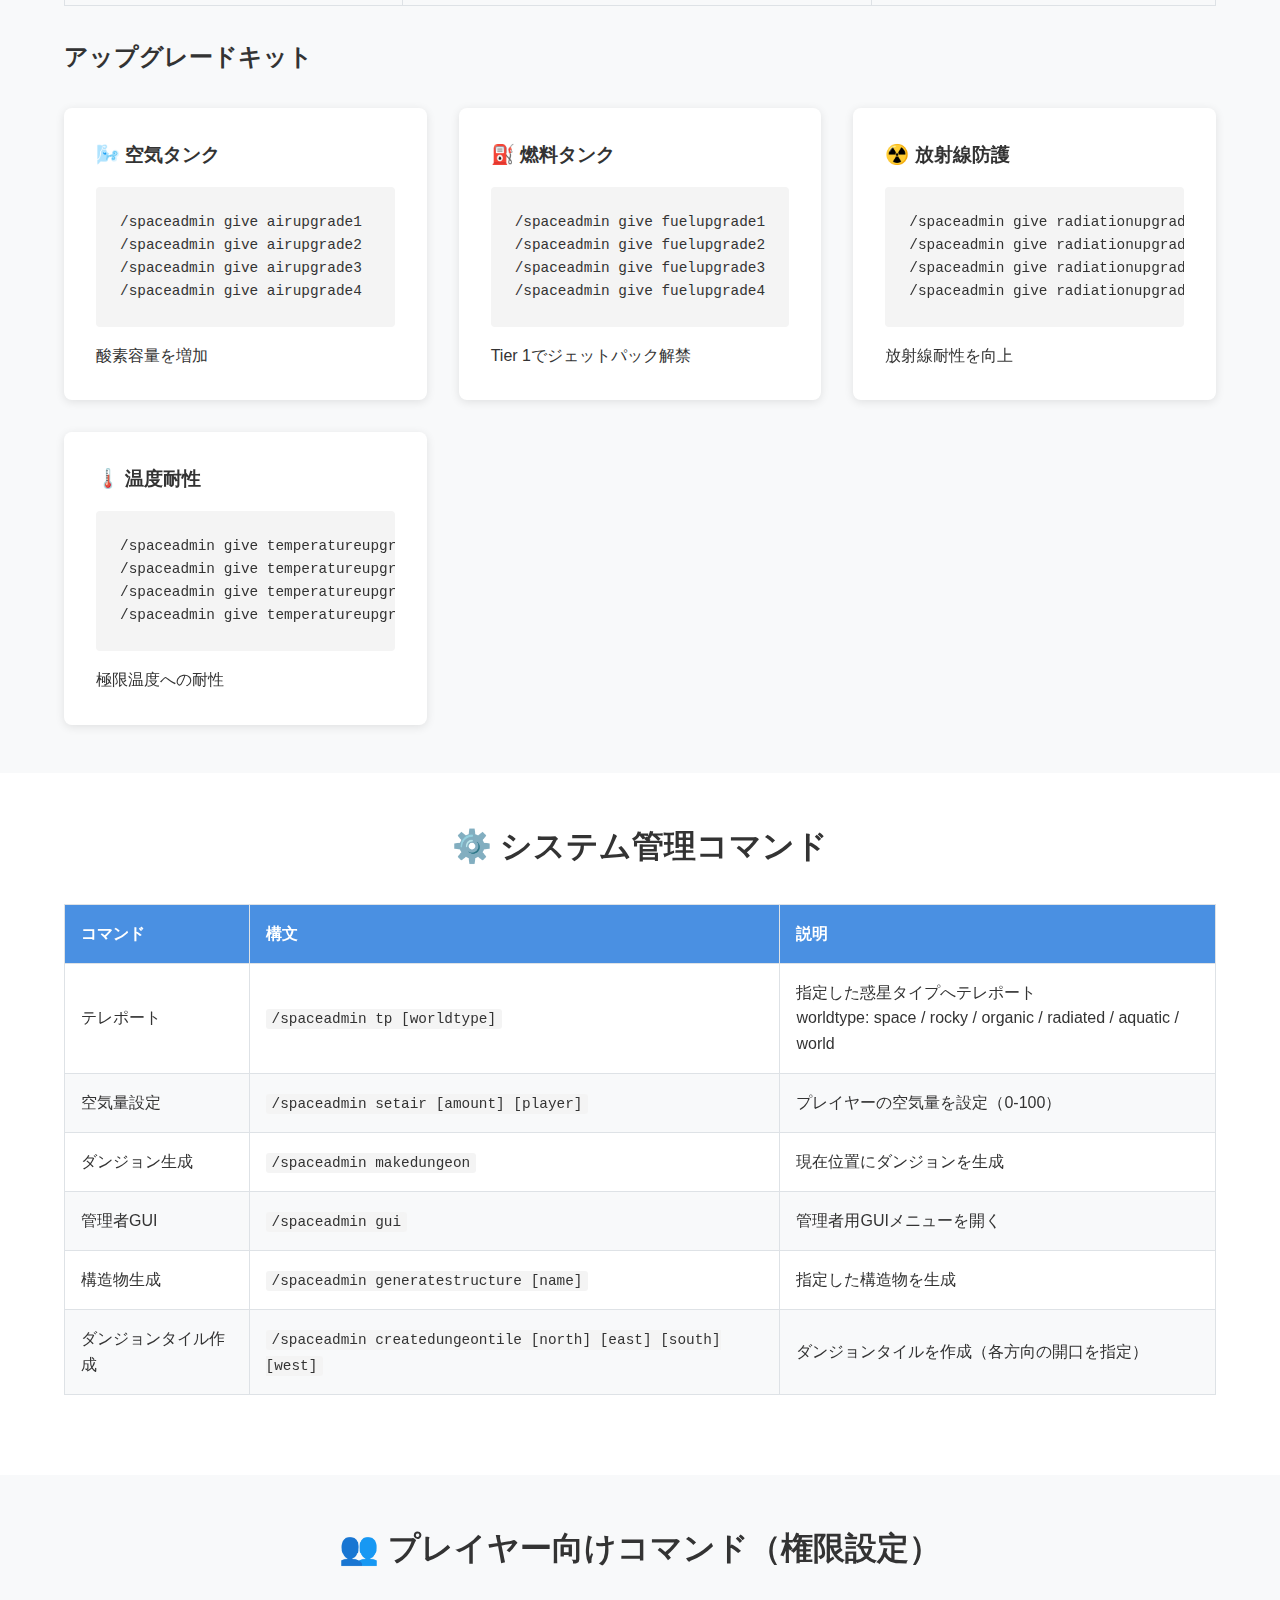
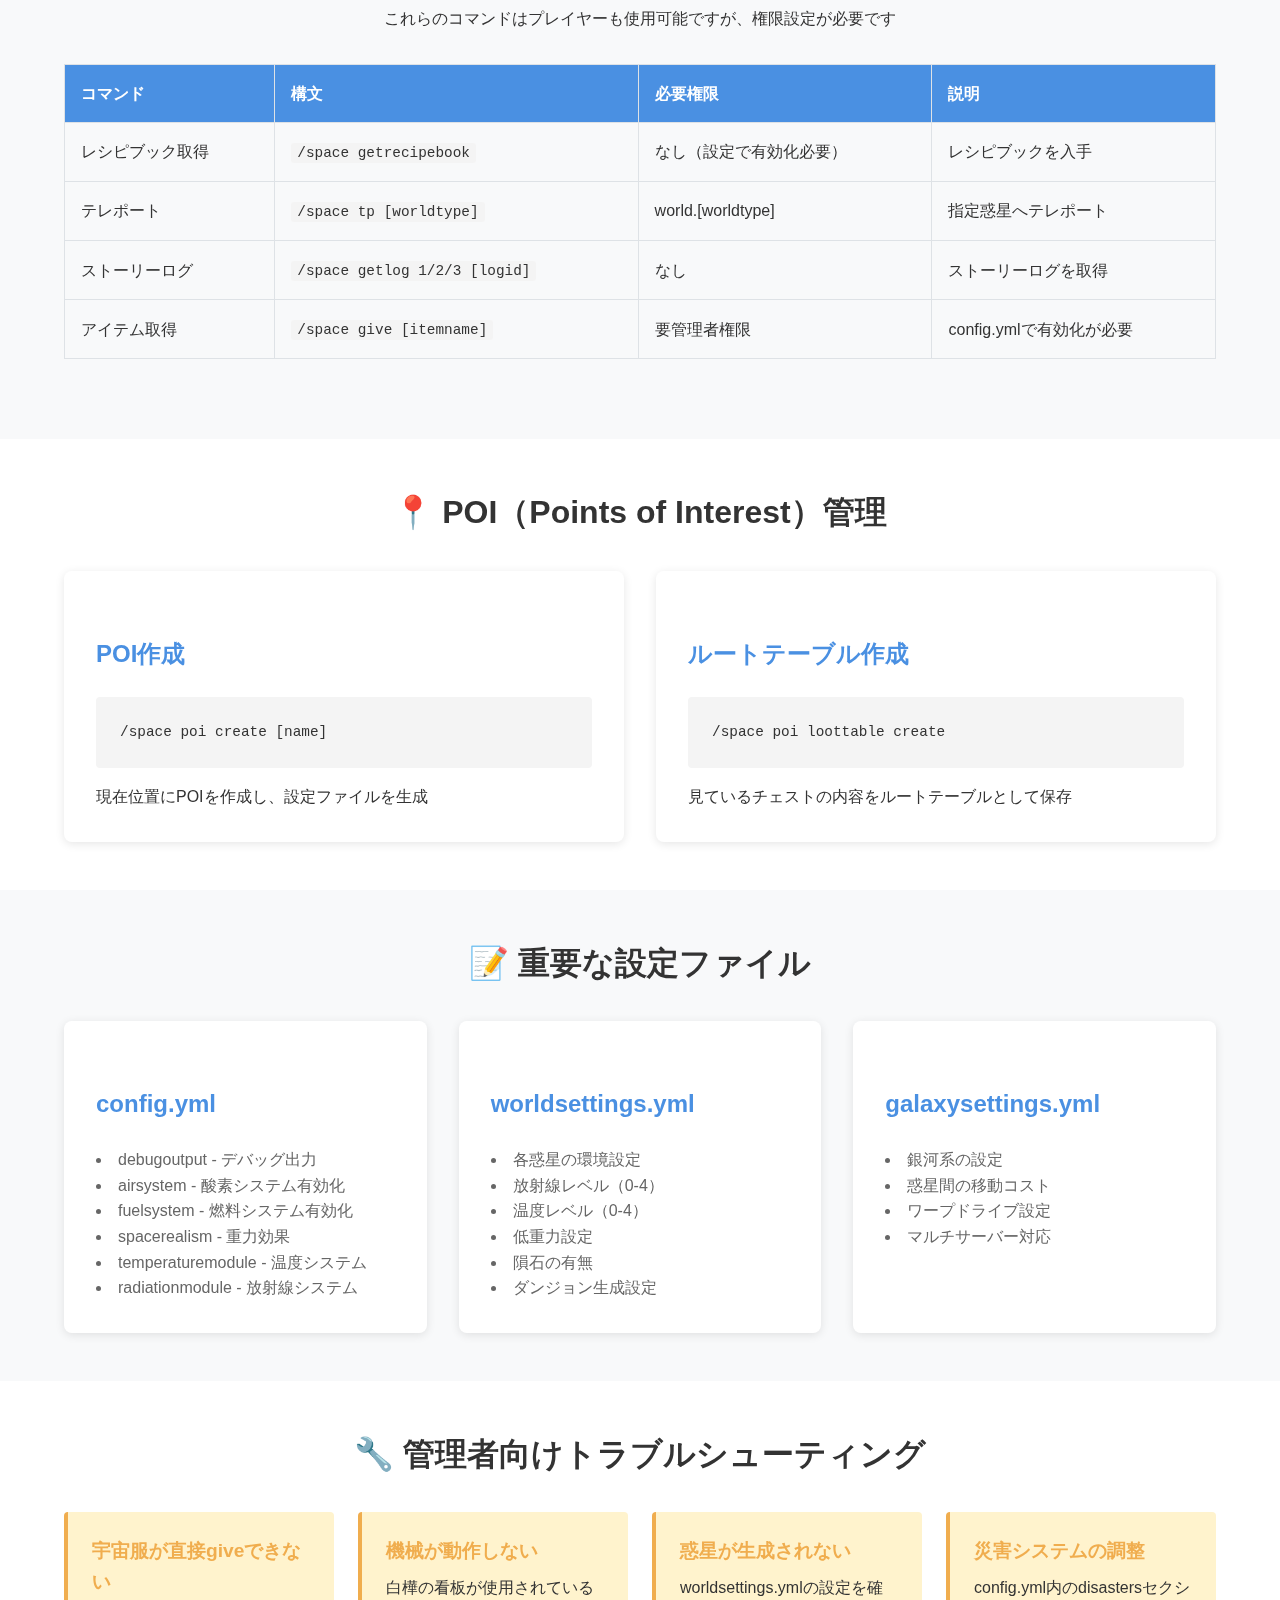
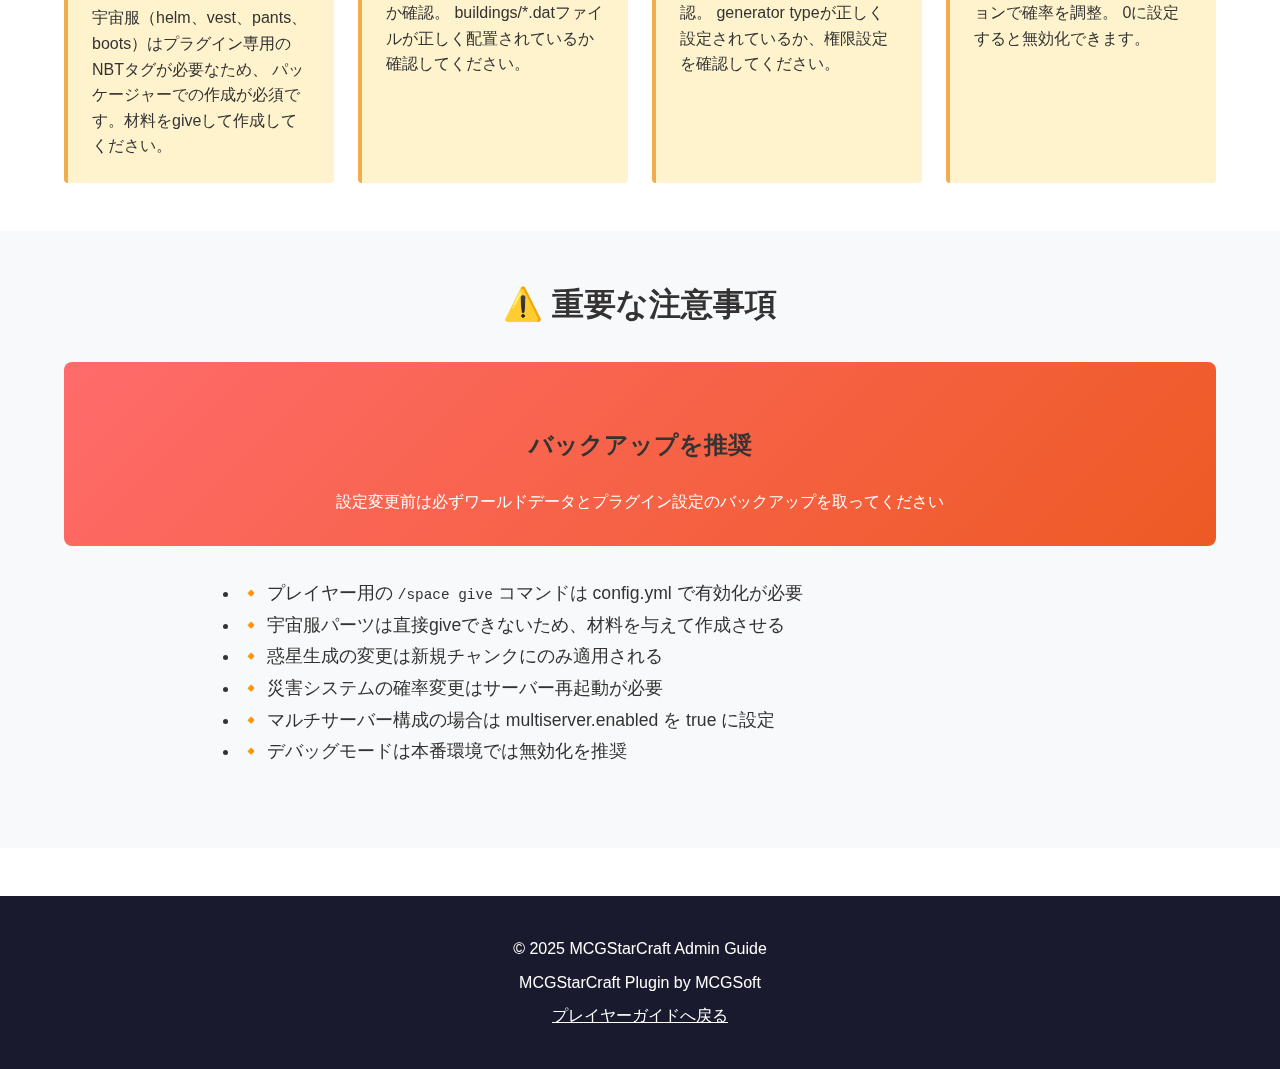
<file: docs/admin.html>
<!DOCTYPE html>
<html lang="ja">
<head>
    <meta charset="UTF-8">
    <meta name="viewport" content="width=device-width, initial-scale=1.0">
    <title>MCGStarCraft 管理者ガイド</title>
    <link rel="stylesheet" href="style.css">
    <style>
        .admin-warning {
            background: linear-gradient(135deg, #ff6b6b 0%, #ee5a24 100%);
            color: white;
            padding: var(--spacing-lg);
            border-radius: 8px;
            margin: var(--spacing-lg) 0;
            text-align: center;
        }
        
        .command-table {
            width: 100%;
            border-collapse: collapse;
            margin: var(--spacing-lg) 0;
        }
        
        .command-table th,
        .command-table td {
            padding: var(--spacing-sm);
            text-align: left;
            border: 1px solid var(--border-color);
        }
        
        .command-table th {
            background: var(--primary-color);
            color: white;
        }
        
        .command-table tr:nth-child(even) {
            background: var(--light-bg);
        }
        
        .command-table code {
            background: #f4f4f4;
            padding: 2px 6px;
            border-radius: 3px;
            font-size: 0.9rem;
        }
        
        .back-button {
            display: inline-block;
            padding: 10px 20px;
            background: var(--primary-color);
            color: white;
            text-decoration: none;
            border-radius: 4px;
            margin-bottom: var(--spacing-lg);
        }
        
        .back-button:hover {
            background: #3a7bc8;
        }
    </style>
</head>
<body>
    <nav class="navbar">
        <div class="nav-container">
            <div class="nav-brand">
                <h1>🔒 MCGStarCraft 管理者</h1>
            </div>
            <ul class="nav-menu">
                <li><a href="index.html">プレイヤーガイドへ戻る</a></li>
            </ul>
        </div>
    </nav>

    <main style="margin-top: 60px;">
        <!-- ヘッダー -->
        <section class="section">
            <div class="container">
                <a href="index.html" class="back-button">← プレイヤーガイドへ戻る</a>
                
                <h1 style="text-align: center; font-size: 2.5rem; margin-bottom: var(--spacing-lg);">
                    管理者コマンドリファレンス
                </h1>
                
                <div class="admin-warning">
                    <h2>⚠️ 管理者専用ページ</h2>
                    <p>このページの内容は管理者権限を持つユーザーのみ使用可能です</p>
                </div>
            </div>
        </section>

        <!-- アイテム取得コマンド -->
        <section class="section bg-light">
            <div class="container">
                <h2>📦 アイテム取得コマンド</h2>
                <p style="text-align: center; margin-bottom: var(--spacing-lg);">
                    /spaceadmin give [itemname] で各種アイテムを取得
                </p>

                <h3>基本資源</h3>
                <table class="command-table">
                    <thead>
                        <tr>
                            <th>アイテム名</th>
                            <th>コマンド</th>
                            <th>説明</th>
                        </tr>
                    </thead>
                    <tbody>
                        <tr>
                            <td>タイタナイト鉱石</td>
                            <td><code>/spaceadmin give titaniteore</code></td>
                            <td>チタンプレートの原料</td>
                        </tr>
                        <tr>
                            <td>コンジットクリスタル</td>
                            <td><code>/spaceadmin give conduitore</code></td>
                            <td>空気キャニスターの材料</td>
                        </tr>
                        <tr>
                            <td>シリコンセル</td>
                            <td><code>/spaceadmin give silicon</code></td>
                            <td>アップグレードキットの材料</td>
                        </tr>
                        <tr>
                            <td>熱接着剤</td>
                            <td><code>/spaceadmin give thermoglue</code></td>
                            <td>マグマクリームを精錬したもの</td>
                        </tr>
                        <tr>
                            <td>チタンプレート</td>
                            <td><code>/spaceadmin give titaniteplate</code></td>
                            <td>宇宙服の主要材料</td>
                        </tr>
                    </tbody>
                </table>

                <h3>キャニスター類</h3>
                <table class="command-table">
                    <thead>
                        <tr>
                            <th>アイテム名</th>
                            <th>コマンド</th>
                            <th>説明</th>
                        </tr>
                    </thead>
                    <tbody>
                        <tr>
                            <td>空の空気キャニスター</td>
                            <td><code>/spaceadmin give airtankempty</code></td>
                            <td>酸素充填前の容器</td>
                        </tr>
                        <tr>
                            <td>充填済み空気キャニスター</td>
                            <td><code>/spaceadmin give airtankfull</code></td>
                            <td>酸素が入った状態</td>
                        </tr>
                        <tr>
                            <td>汚染空気キャニスター</td>
                            <td><code>/spaceadmin give airtankpoluted</code></td>
                            <td>汚染された空気</td>
                        </tr>
                        <tr>
                            <td>炭素空気キャニスター</td>
                            <td><code>/spaceadmin give airtankcarbon</code></td>
                            <td>二酸化炭素入り</td>
                        </tr>
                        <tr>
                            <td>充填済み燃料キャニスター</td>
                            <td><code>/spaceadmin give fueltankfull</code></td>
                            <td>ロケット/ジェットパック用</td>
                        </tr>
                    </tbody>
                </table>

                <h3>アップグレードキット</h3>
                <div class="cards">
                    <div class="card">
                        <h4>🌬️ 空気タンク</h4>
                        <pre><code>/spaceadmin give airupgrade1
/spaceadmin give airupgrade2
/spaceadmin give airupgrade3
/spaceadmin give airupgrade4</code></pre>
                        <p>酸素容量を増加</p>
                    </div>
                    <div class="card">
                        <h4>⛽ 燃料タンク</h4>
                        <pre><code>/spaceadmin give fuelupgrade1
/spaceadmin give fuelupgrade2
/spaceadmin give fuelupgrade3
/spaceadmin give fuelupgrade4</code></pre>
                        <p>Tier 1でジェットパック解禁</p>
                    </div>
                    <div class="card">
                        <h4>☢️ 放射線防護</h4>
                        <pre><code>/spaceadmin give radiationupgrade1
/spaceadmin give radiationupgrade2
/spaceadmin give radiationupgrade3
/spaceadmin give radiationupgrade4</code></pre>
                        <p>放射線耐性を向上</p>
                    </div>
                    <div class="card">
                        <h4>🌡️ 温度耐性</h4>
                        <pre><code>/spaceadmin give temperatureupgrade1
/spaceadmin give temperatureupgrade2
/spaceadmin give temperatureupgrade3
/spaceadmin give temperatureupgrade4</code></pre>
                        <p>極限温度への耐性</p>
                    </div>
                </div>
            </div>
        </section>

        <!-- システムコマンド -->
        <section class="section">
            <div class="container">
                <h2>⚙️ システム管理コマンド</h2>
                
                <table class="command-table">
                    <thead>
                        <tr>
                            <th>コマンド</th>
                            <th>構文</th>
                            <th>説明</th>
                        </tr>
                    </thead>
                    <tbody>
                        <tr>
                            <td>テレポート</td>
                            <td><code>/spaceadmin tp [worldtype]</code></td>
                            <td>指定した惑星タイプへテレポート<br>
                                worldtype: space / rocky / organic / radiated / aquatic / world</td>
                        </tr>
                        <tr>
                            <td>空気量設定</td>
                            <td><code>/spaceadmin setair [amount] [player]</code></td>
                            <td>プレイヤーの空気量を設定（0-100）</td>
                        </tr>
                        <tr>
                            <td>ダンジョン生成</td>
                            <td><code>/spaceadmin makedungeon</code></td>
                            <td>現在位置にダンジョンを生成</td>
                        </tr>
                        <tr>
                            <td>管理者GUI</td>
                            <td><code>/spaceadmin gui</code></td>
                            <td>管理者用GUIメニューを開く</td>
                        </tr>
                        <tr>
                            <td>構造物生成</td>
                            <td><code>/spaceadmin generatestructure [name]</code></td>
                            <td>指定した構造物を生成</td>
                        </tr>
                        <tr>
                            <td>ダンジョンタイル作成</td>
                            <td><code>/spaceadmin createdungeontile [north] [east] [south] [west]</code></td>
                            <td>ダンジョンタイルを作成（各方向の開口を指定）</td>
                        </tr>
                    </tbody>
                </table>
            </div>
        </section>

        <!-- プレイヤー向けコマンド -->
        <section class="section bg-light">
            <div class="container">
                <h2>👥 プレイヤー向けコマンド（権限設定）</h2>
                <p style="text-align: center; margin-bottom: var(--spacing-lg);">
                    これらのコマンドはプレイヤーも使用可能ですが、権限設定が必要です
                </p>
                
                <table class="command-table">
                    <thead>
                        <tr>
                            <th>コマンド</th>
                            <th>構文</th>
                            <th>必要権限</th>
                            <th>説明</th>
                        </tr>
                    </thead>
                    <tbody>
                        <tr>
                            <td>レシピブック取得</td>
                            <td><code>/space getrecipebook</code></td>
                            <td>なし（設定で有効化必要）</td>
                            <td>レシピブックを入手</td>
                        </tr>
                        <tr>
                            <td>テレポート</td>
                            <td><code>/space tp [worldtype]</code></td>
                            <td>world.[worldtype]</td>
                            <td>指定惑星へテレポート</td>
                        </tr>
                        <tr>
                            <td>ストーリーログ</td>
                            <td><code>/space getlog 1/2/3 [logid]</code></td>
                            <td>なし</td>
                            <td>ストーリーログを取得</td>
                        </tr>
                        <tr>
                            <td>アイテム取得</td>
                            <td><code>/space give [itemname]</code></td>
                            <td>要管理者権限</td>
                            <td>config.ymlで有効化が必要</td>
                        </tr>
                    </tbody>
                </table>
            </div>
        </section>

        <!-- POI管理 -->
        <section class="section">
            <div class="container">
                <h2>📍 POI（Points of Interest）管理</h2>
                
                <div class="cards">
                    <div class="card">
                        <h3>POI作成</h3>
                        <pre><code>/space poi create [name]</code></pre>
                        <p>現在位置にPOIを作成し、設定ファイルを生成</p>
                    </div>
                    <div class="card">
                        <h3>ルートテーブル作成</h3>
                        <pre><code>/space poi loottable create</code></pre>
                        <p>見ているチェストの内容をルートテーブルとして保存</p>
                    </div>
                </div>
            </div>
        </section>

        <!-- 設定ファイル参照 -->
        <section class="section bg-light">
            <div class="container">
                <h2>📝 重要な設定ファイル</h2>
                
                <div class="cards">
                    <div class="card">
                        <h3>config.yml</h3>
                        <ul>
                            <li>debugoutput - デバッグ出力</li>
                            <li>airsystem - 酸素システム有効化</li>
                            <li>fuelsystem - 燃料システム有効化</li>
                            <li>spacerealism - 重力効果</li>
                            <li>temperaturemodule - 温度システム</li>
                            <li>radiationmodule - 放射線システム</li>
                        </ul>
                    </div>
                    <div class="card">
                        <h3>worldsettings.yml</h3>
                        <ul>
                            <li>各惑星の環境設定</li>
                            <li>放射線レベル（0-4）</li>
                            <li>温度レベル（0-4）</li>
                            <li>低重力設定</li>
                            <li>隕石の有無</li>
                            <li>ダンジョン生成設定</li>
                        </ul>
                    </div>
                    <div class="card">
                        <h3>galaxysettings.yml</h3>
                        <ul>
                            <li>銀河系の設定</li>
                            <li>惑星間の移動コスト</li>
                            <li>ワープドライブ設定</li>
                            <li>マルチサーバー対応</li>
                        </ul>
                    </div>
                </div>
            </div>
        </section>

        <!-- トラブルシューティング -->
        <section class="section">
            <div class="container">
                <h2>🔧 管理者向けトラブルシューティング</h2>
                
                <div class="tips-grid">
                    <div class="tip">
                        <h4>宇宙服が直接giveできない</h4>
                        <p>宇宙服（helm、vest、pants、boots）はプラグイン専用のNBTタグが必要なため、
                        パッケージャーでの作成が必須です。材料をgiveして作成してください。</p>
                    </div>
                    <div class="tip">
                        <h4>機械が動作しない</h4>
                        <p>白樺の看板が使用されているか確認。
                        buildings/*.datファイルが正しく配置されているか確認してください。</p>
                    </div>
                    <div class="tip">
                        <h4>惑星が生成されない</h4>
                        <p>worldsettings.ymlの設定を確認。
                        generator typeが正しく設定されているか、権限設定を確認してください。</p>
                    </div>
                    <div class="tip">
                        <h4>災害システムの調整</h4>
                        <p>config.yml内のdisastersセクションで確率を調整。
                        0に設定すると無効化できます。</p>
                    </div>
                </div>
            </div>
        </section>

        <!-- 注意事項 -->
        <section class="section bg-light">
            <div class="container">
                <h2>⚠️ 重要な注意事項</h2>
                
                <div class="admin-warning">
                    <h3>バックアップを推奨</h3>
                    <p>設定変更前は必ずワールドデータとプラグイン設定のバックアップを取ってください</p>
                </div>
                
                <ul style="max-width: 800px; margin: var(--spacing-lg) auto; font-size: 1.1rem; line-height: 1.8;">
                    <li>🔸 プレイヤー用の <code>/space give</code> コマンドは config.yml で有効化が必要</li>
                    <li>🔸 宇宙服パーツは直接giveできないため、材料を与えて作成させる</li>
                    <li>🔸 惑星生成の変更は新規チャンクにのみ適用される</li>
                    <li>🔸 災害システムの確率変更はサーバー再起動が必要</li>
                    <li>🔸 マルチサーバー構成の場合は multiserver.enabled を true に設定</li>
                    <li>🔸 デバッグモードは本番環境では無効化を推奨</li>
                </ul>
            </div>
        </section>

        <!-- フッター -->
        <footer class="footer">
            <div class="container">
                <p>&copy; 2025 MCGStarCraft Admin Guide</p>
                <p>MCGStarCraft Plugin by MCGSoft</p>
                <p><a href="index.html" style="color: white;">プレイヤーガイドへ戻る</a></p>
            </div>
        </footer>
    </main>
</body>
</html>
</file>
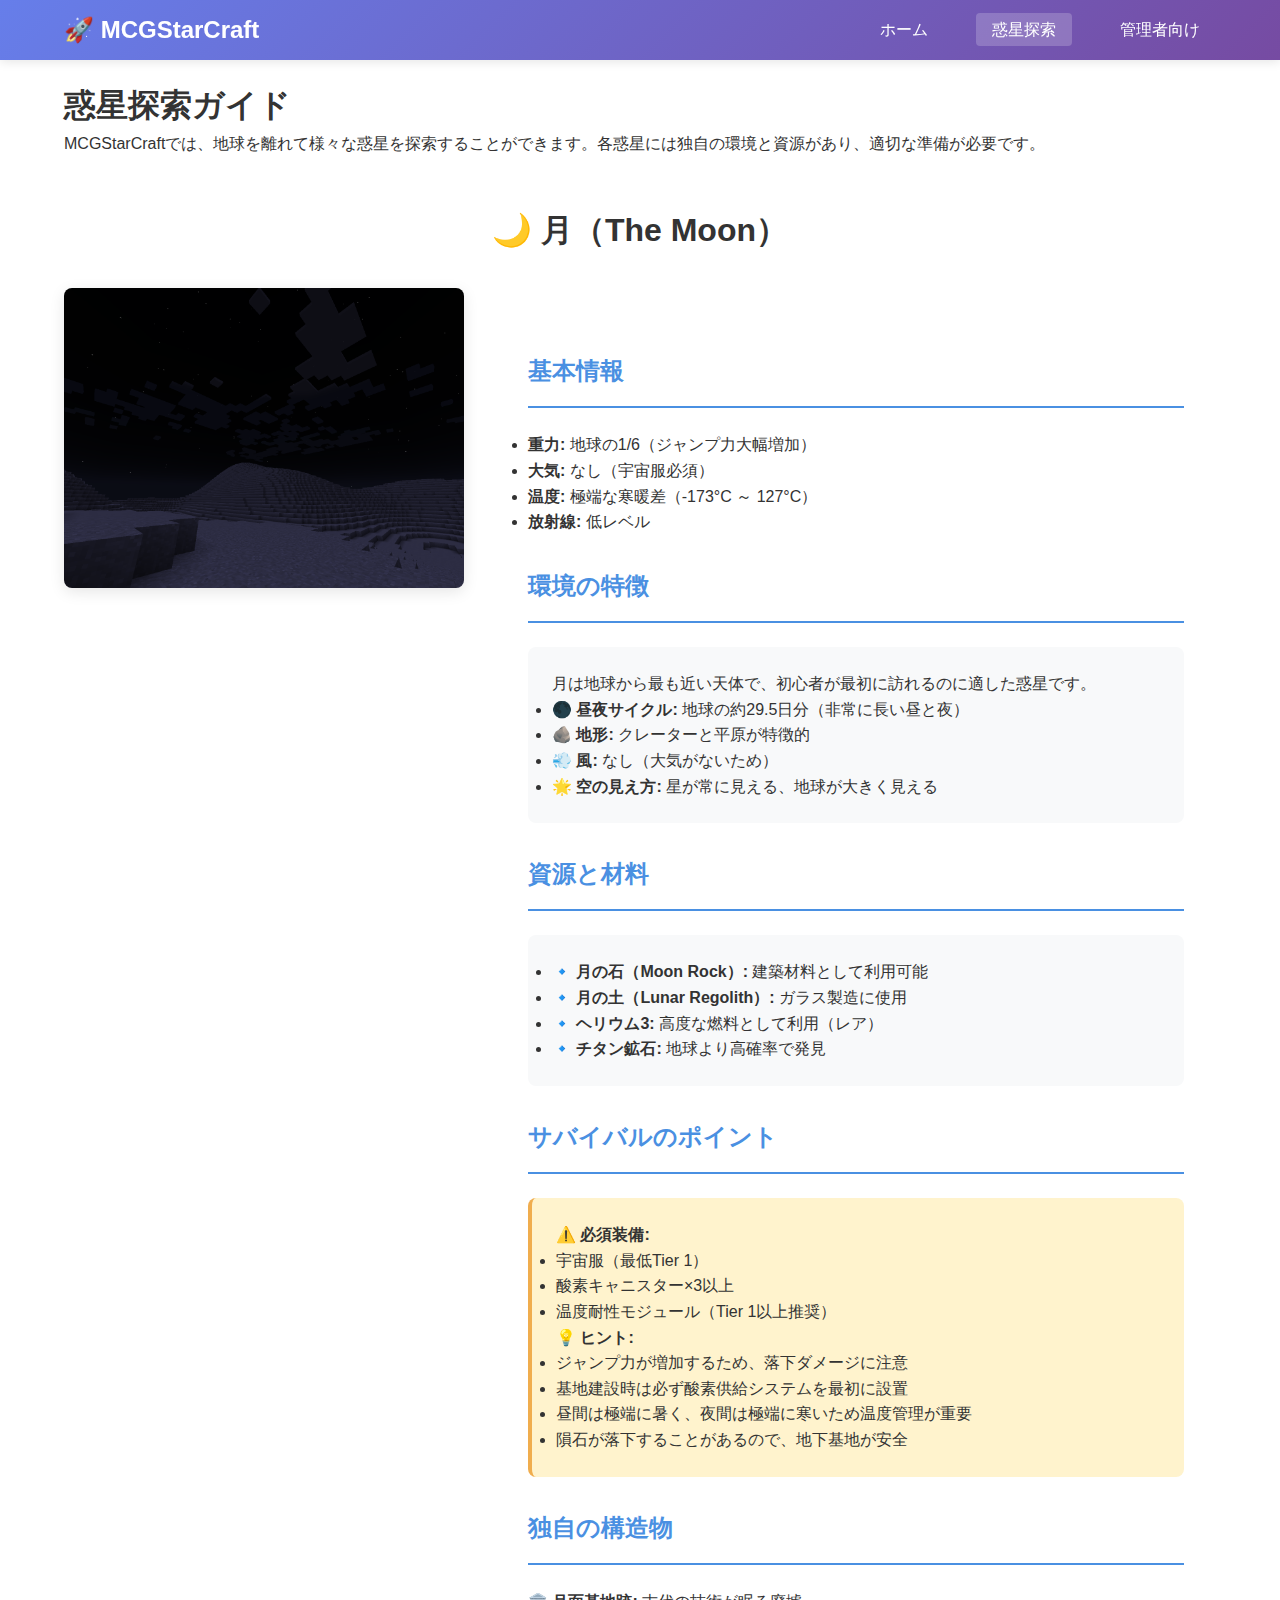
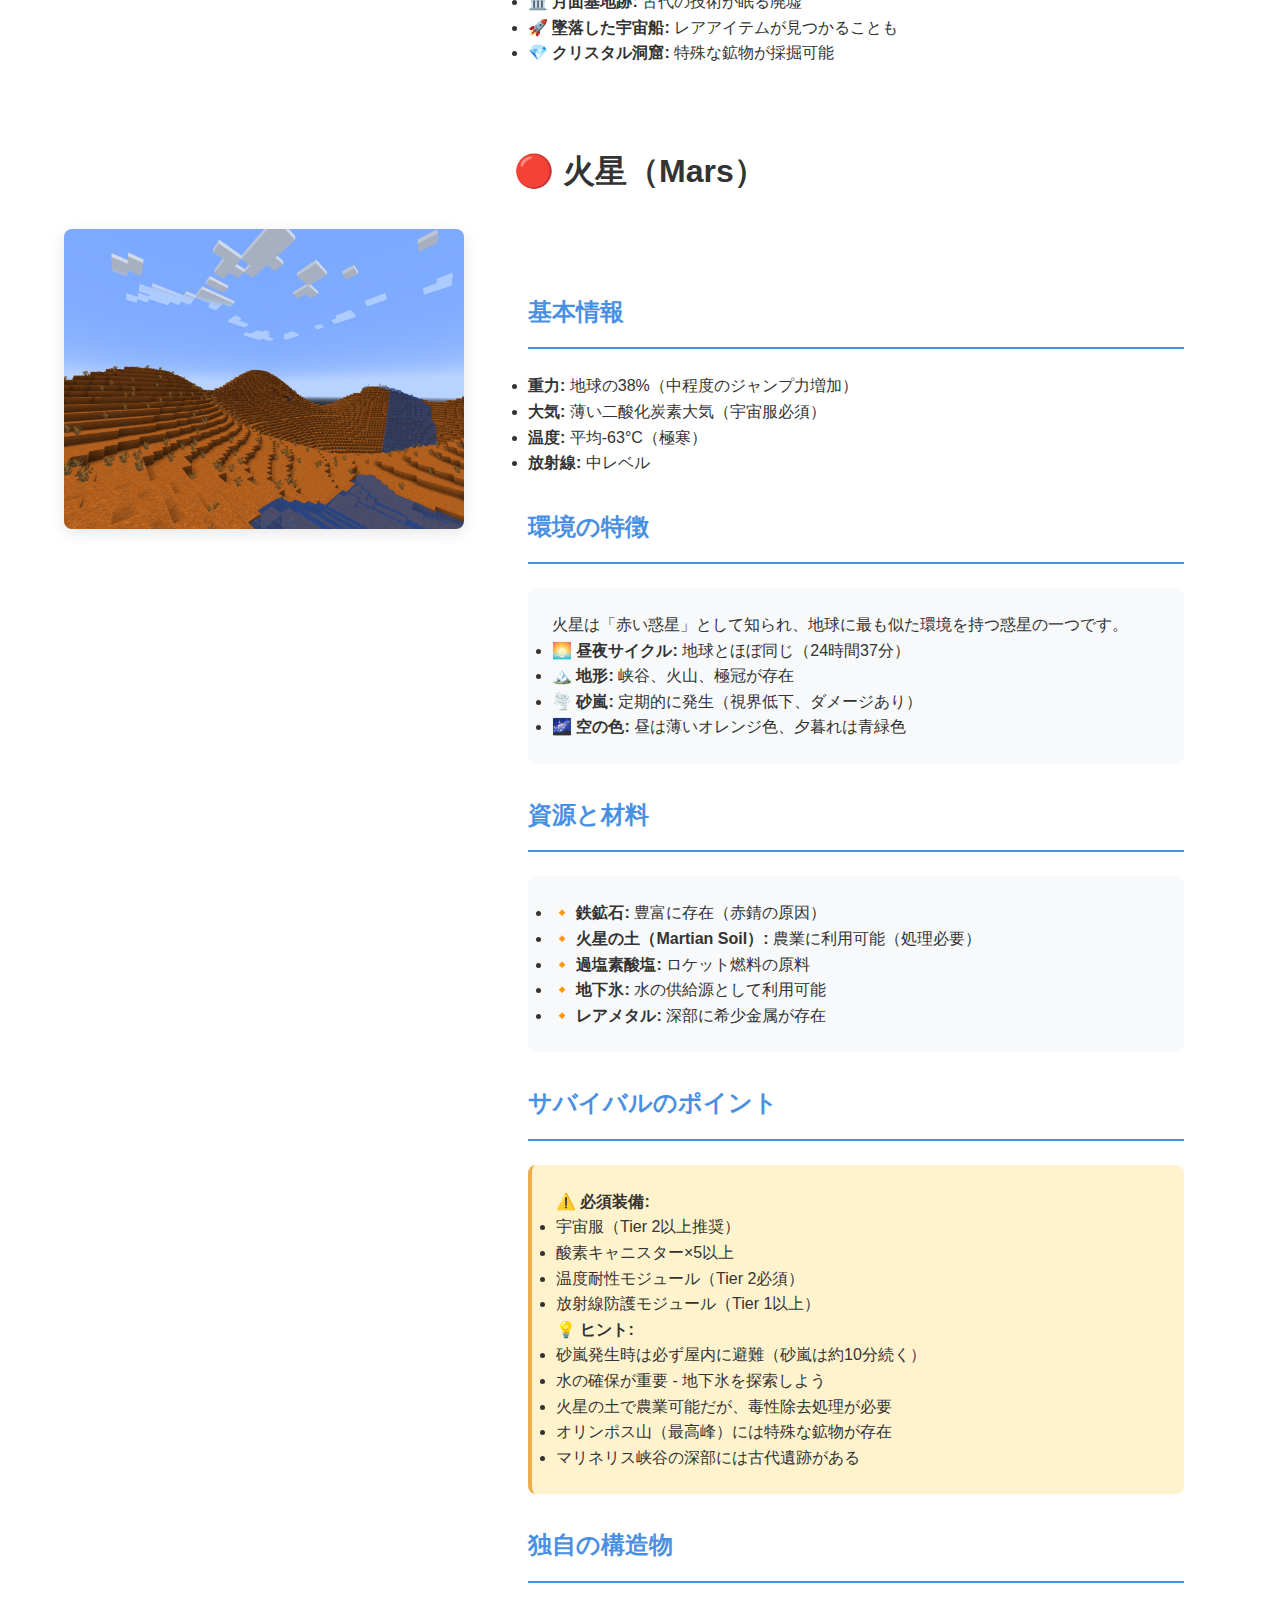
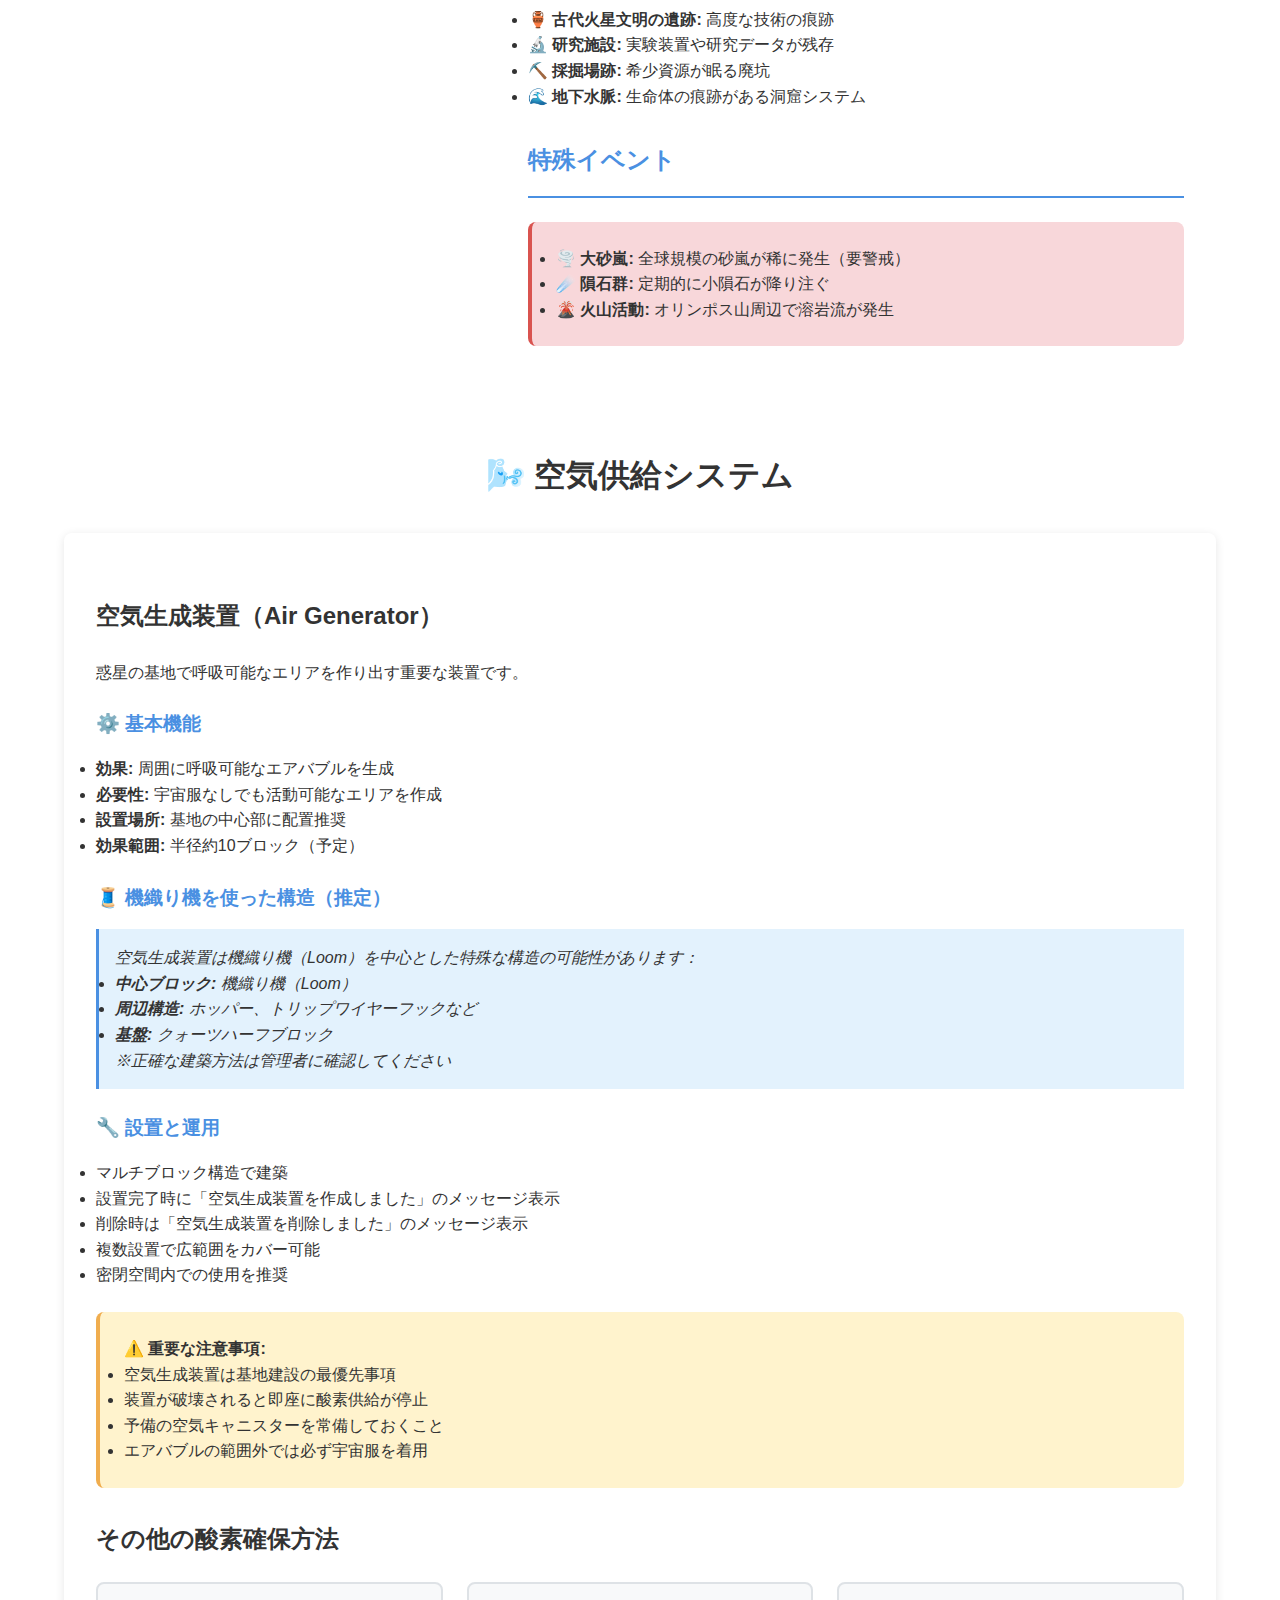
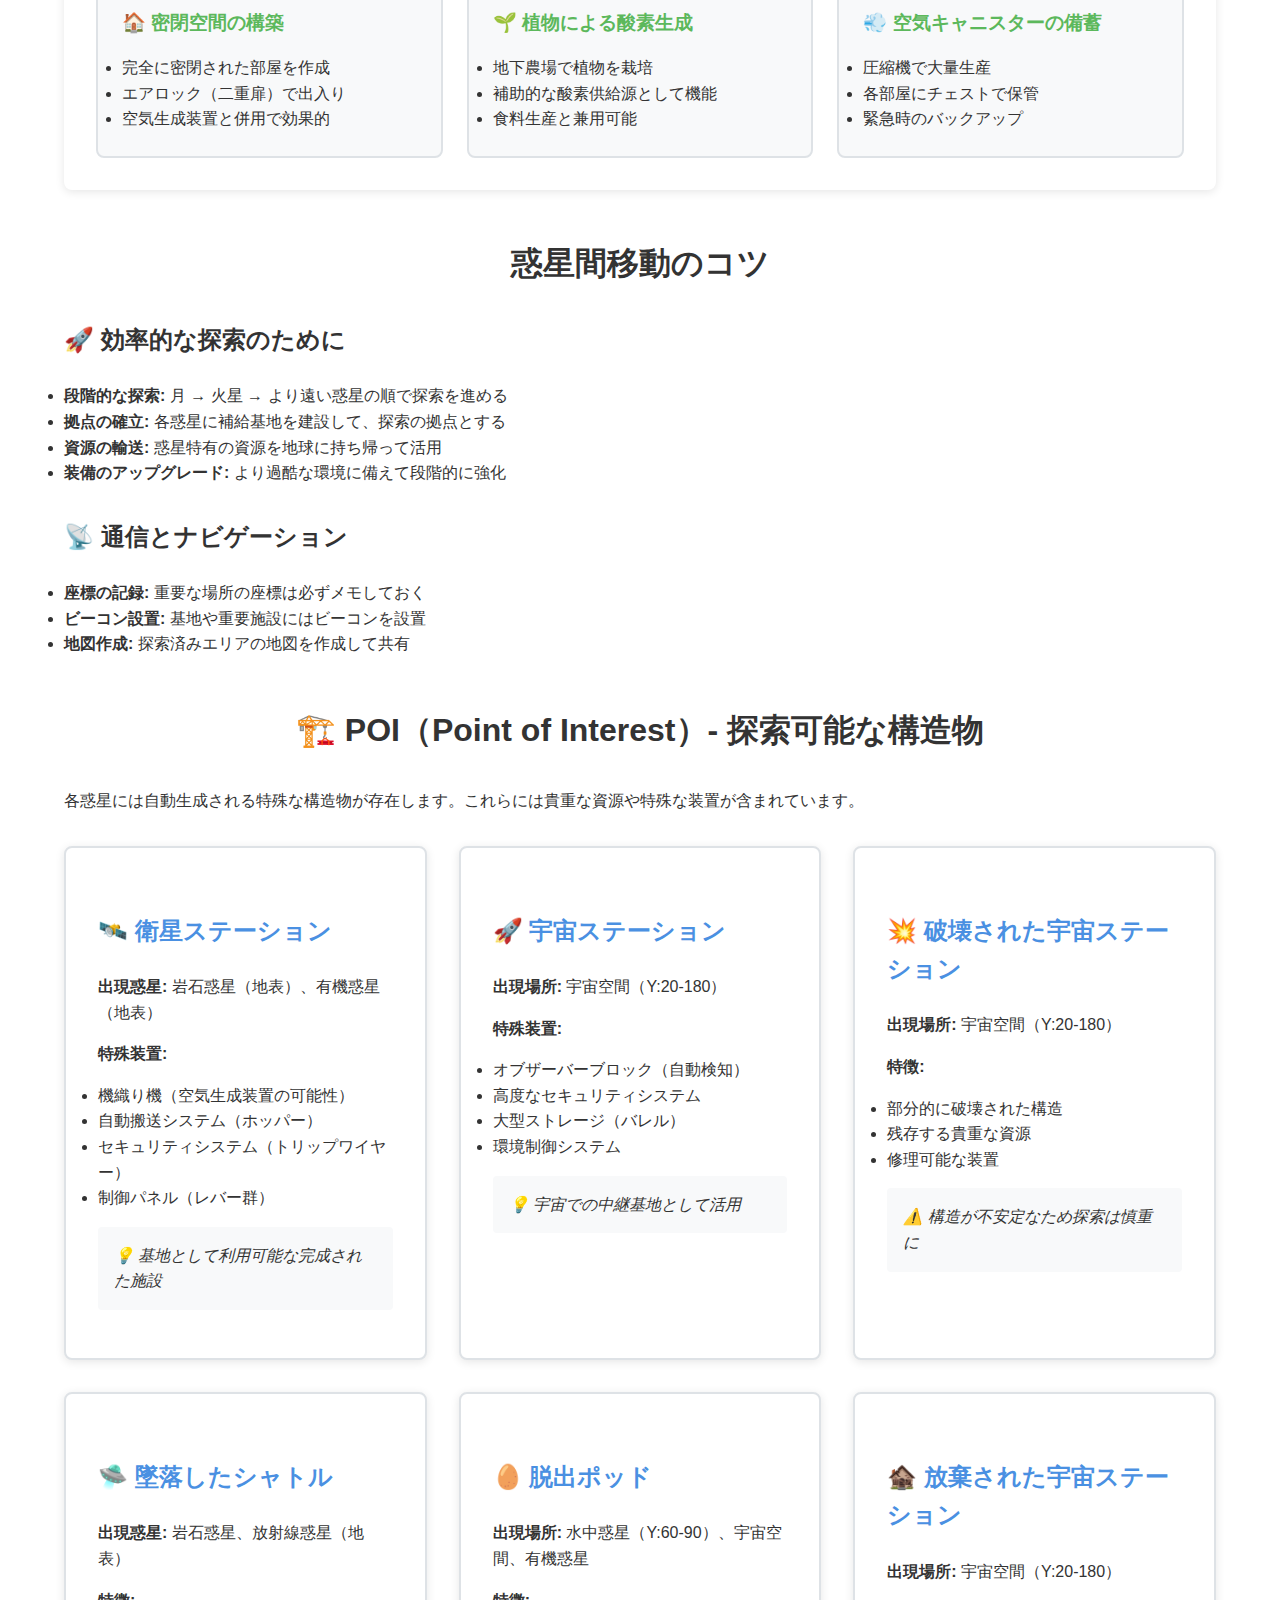
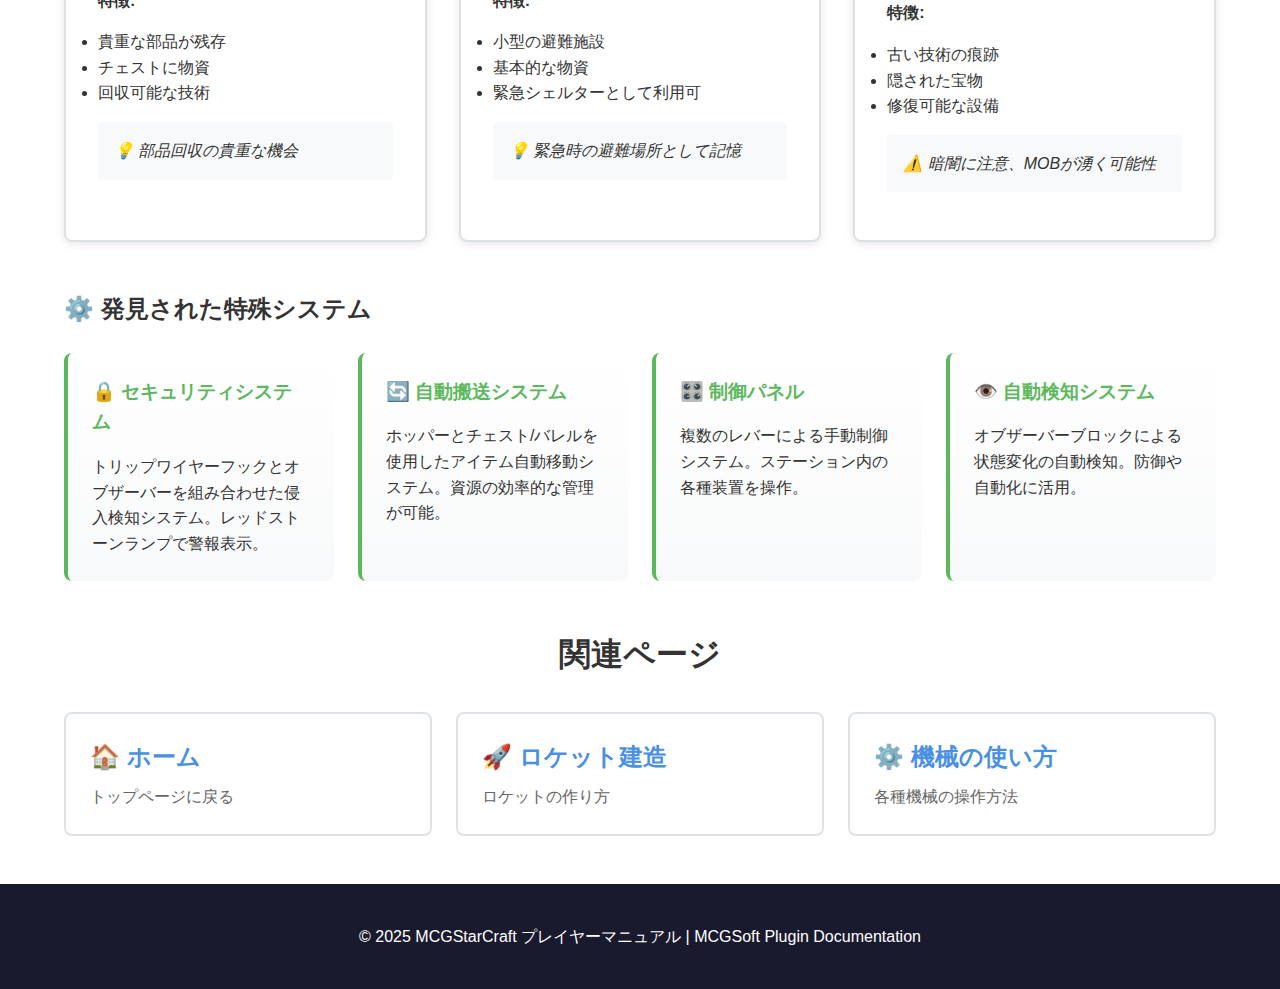
<file: docs/planets.html>
<!DOCTYPE html>
<html lang="ja">
<head>
    <meta charset="UTF-8">
    <meta name="viewport" content="width=device-width, initial-scale=1.0">
    <title>惑星探索ガイド - MCGStarCraft</title>
    <link rel="stylesheet" href="style.css">
</head>
<body>
    <nav class="navbar">
        <div class="nav-container">
            <div class="nav-brand">
                <h1>🚀 MCGStarCraft</h1>
            </div>
            <ul class="nav-menu">
                <li><a href="index.html">ホーム</a></li>
                <li><a href="planets.html" class="active">惑星探索</a></li>
                <li><a href="admin.html">管理者向け</a></li>
            </ul>
            <div class="nav-toggle">
                <span></span>
                <span></span>
                <span></span>
            </div>
        </div>
    </nav>

    <main>
        <div class="container" style="margin-top: 80px;">
            <h1>惑星探索ガイド</h1>
        
        <section class="intro-section">
            <p>MCGStarCraftでは、地球を離れて様々な惑星を探索することができます。各惑星には独自の環境と資源があり、適切な準備が必要です。</p>
        </section>

        <section id="moon" class="planet-section">
            <h2>🌙 月（The Moon）</h2>
            <div class="planet-content">
                <img src="images/planet_moon.png" alt="月の風景" class="planet-image">
                
                <div class="planet-details">
                    <h3>基本情報</h3>
                    <ul>
                        <li><strong>重力:</strong> 地球の1/6（ジャンプ力大幅増加）</li>
                        <li><strong>大気:</strong> なし（宇宙服必須）</li>
                        <li><strong>温度:</strong> 極端な寒暖差（-173°C ～ 127°C）</li>
                        <li><strong>放射線:</strong> 低レベル</li>
                    </ul>

                    <h3>環境の特徴</h3>
                    <div class="feature-box">
                        <p>月は地球から最も近い天体で、初心者が最初に訪れるのに適した惑星です。</p>
                        <ul>
                            <li>🌑 <strong>昼夜サイクル:</strong> 地球の約29.5日分（非常に長い昼と夜）</li>
                            <li>🪨 <strong>地形:</strong> クレーターと平原が特徴的</li>
                            <li>💨 <strong>風:</strong> なし（大気がないため）</li>
                            <li>🌟 <strong>空の見え方:</strong> 星が常に見える、地球が大きく見える</li>
                        </ul>
                    </div>

                    <h3>資源と材料</h3>
                    <div class="resource-box">
                        <ul>
                            <li>🔹 <strong>月の石（Moon Rock）:</strong> 建築材料として利用可能</li>
                            <li>🔹 <strong>月の土（Lunar Regolith）:</strong> ガラス製造に使用</li>
                            <li>🔹 <strong>ヘリウム3:</strong> 高度な燃料として利用（レア）</li>
                            <li>🔹 <strong>チタン鉱石:</strong> 地球より高確率で発見</li>
                        </ul>
                    </div>

                    <h3>サバイバルのポイント</h3>
                    <div class="warning-box">
                        <p>⚠️ <strong>必須装備:</strong></p>
                        <ul>
                            <li>宇宙服（最低Tier 1）</li>
                            <li>酸素キャニスター×3以上</li>
                            <li>温度耐性モジュール（Tier 1以上推奨）</li>
                        </ul>
                        
                        <p>💡 <strong>ヒント:</strong></p>
                        <ul>
                            <li>ジャンプ力が増加するため、落下ダメージに注意</li>
                            <li>基地建設時は必ず酸素供給システムを最初に設置</li>
                            <li>昼間は極端に暑く、夜間は極端に寒いため温度管理が重要</li>
                            <li>隕石が落下することがあるので、地下基地が安全</li>
                        </ul>
                    </div>

                    <h3>独自の構造物</h3>
                    <ul>
                        <li>🏛️ <strong>月面基地跡:</strong> 古代の技術が眠る廃墟</li>
                        <li>🚀 <strong>墜落した宇宙船:</strong> レアアイテムが見つかることも</li>
                        <li>💎 <strong>クリスタル洞窟:</strong> 特殊な鉱物が採掘可能</li>
                    </ul>
                </div>
            </div>
        </section>

        <section id="mars" class="planet-section">
            <h2>🔴 火星（Mars）</h2>
            <div class="planet-content">
                <img src="images/planet_mars.png" alt="火星の風景" class="planet-image">
                
                <div class="planet-details">
                    <h3>基本情報</h3>
                    <ul>
                        <li><strong>重力:</strong> 地球の38%（中程度のジャンプ力増加）</li>
                        <li><strong>大気:</strong> 薄い二酸化炭素大気（宇宙服必須）</li>
                        <li><strong>温度:</strong> 平均-63°C（極寒）</li>
                        <li><strong>放射線:</strong> 中レベル</li>
                    </ul>

                    <h3>環境の特徴</h3>
                    <div class="feature-box">
                        <p>火星は「赤い惑星」として知られ、地球に最も似た環境を持つ惑星の一つです。</p>
                        <ul>
                            <li>🌅 <strong>昼夜サイクル:</strong> 地球とほぼ同じ（24時間37分）</li>
                            <li>🏔️ <strong>地形:</strong> 峡谷、火山、極冠が存在</li>
                            <li>🌪️ <strong>砂嵐:</strong> 定期的に発生（視界低下、ダメージあり）</li>
                            <li>🌌 <strong>空の色:</strong> 昼は薄いオレンジ色、夕暮れは青緑色</li>
                        </ul>
                    </div>

                    <h3>資源と材料</h3>
                    <div class="resource-box">
                        <ul>
                            <li>🔸 <strong>鉄鉱石:</strong> 豊富に存在（赤錆の原因）</li>
                            <li>🔸 <strong>火星の土（Martian Soil）:</strong> 農業に利用可能（処理必要）</li>
                            <li>🔸 <strong>過塩素酸塩:</strong> ロケット燃料の原料</li>
                            <li>🔸 <strong>地下氷:</strong> 水の供給源として利用可能</li>
                            <li>🔸 <strong>レアメタル:</strong> 深部に希少金属が存在</li>
                        </ul>
                    </div>

                    <h3>サバイバルのポイント</h3>
                    <div class="warning-box">
                        <p>⚠️ <strong>必須装備:</strong></p>
                        <ul>
                            <li>宇宙服（Tier 2以上推奨）</li>
                            <li>酸素キャニスター×5以上</li>
                            <li>温度耐性モジュール（Tier 2必須）</li>
                            <li>放射線防護モジュール（Tier 1以上）</li>
                        </ul>
                        
                        <p>💡 <strong>ヒント:</strong></p>
                        <ul>
                            <li>砂嵐発生時は必ず屋内に避難（砂嵐は約10分続く）</li>
                            <li>水の確保が重要 - 地下氷を探索しよう</li>
                            <li>火星の土で農業可能だが、毒性除去処理が必要</li>
                            <li>オリンポス山（最高峰）には特殊な鉱物が存在</li>
                            <li>マリネリス峡谷の深部には古代遺跡がある</li>
                        </ul>
                    </div>

                    <h3>独自の構造物</h3>
                    <ul>
                        <li>🏺 <strong>古代火星文明の遺跡:</strong> 高度な技術の痕跡</li>
                        <li>🔬 <strong>研究施設:</strong> 実験装置や研究データが残存</li>
                        <li>⛏️ <strong>採掘場跡:</strong> 希少資源が眠る廃坑</li>
                        <li>🌊 <strong>地下水脈:</strong> 生命体の痕跡がある洞窟システム</li>
                    </ul>

                    <h3>特殊イベント</h3>
                    <div class="event-box">
                        <ul>
                            <li>🌪️ <strong>大砂嵐:</strong> 全球規模の砂嵐が稀に発生（要警戒）</li>
                            <li>☄️ <strong>隕石群:</strong> 定期的に小隕石が降り注ぐ</li>
                            <li>🌋 <strong>火山活動:</strong> オリンポス山周辺で溶岩流が発生</li>
                        </ul>
                    </div>
                </div>
            </div>
        </section>

        <section class="oxygen-system-section">
            <h2>🌬️ 空気供給システム</h2>
            <div class="system-box">
                <h3>空気生成装置（Air Generator）</h3>
                <p>惑星の基地で呼吸可能なエリアを作り出す重要な装置です。</p>
                
                <div class="generator-info">
                    <h4>⚙️ 基本機能</h4>
                    <ul>
                        <li><strong>効果:</strong> 周囲に呼吸可能なエアバブルを生成</li>
                        <li><strong>必要性:</strong> 宇宙服なしでも活動可能なエリアを作成</li>
                        <li><strong>設置場所:</strong> 基地の中心部に配置推奨</li>
                        <li><strong>効果範囲:</strong> 半径約10ブロック（予定）</li>
                    </ul>
                    
                    <h4>🧵 機織り機を使った構造（推定）</h4>
                    <div class="construction-tip">
                        <p>空気生成装置は機織り機（Loom）を中心とした特殊な構造の可能性があります：</p>
                        <ul>
                            <li><strong>中心ブロック:</strong> 機織り機（Loom）</li>
                            <li><strong>周辺構造:</strong> ホッパー、トリップワイヤーフックなど</li>
                            <li><strong>基盤:</strong> クォーツハーフブロック</li>
                        </ul>
                        <p class="note">※正確な建築方法は管理者に確認してください</p>
                    </div>
                    
                    <h4>🔧 設置と運用</h4>
                    <ul>
                        <li>マルチブロック構造で建築</li>
                        <li>設置完了時に「空気生成装置を作成しました」のメッセージ表示</li>
                        <li>削除時は「空気生成装置を削除しました」のメッセージ表示</li>
                        <li>複数設置で広範囲をカバー可能</li>
                        <li>密閉空間内での使用を推奨</li>
                    </ul>
                    
                    <div class="warning-box">
                        <p>⚠️ <strong>重要な注意事項:</strong></p>
                        <ul>
                            <li>空気生成装置は基地建設の最優先事項</li>
                            <li>装置が破壊されると即座に酸素供給が停止</li>
                            <li>予備の空気キャニスターを常備しておくこと</li>
                            <li>エアバブルの範囲外では必ず宇宙服を着用</li>
                        </ul>
                    </div>
                </div>
                
                <h3>その他の酸素確保方法</h3>
                <div class="oxygen-methods">
                    <div class="method-card">
                        <h4>🏠 密閉空間の構築</h4>
                        <ul>
                            <li>完全に密閉された部屋を作成</li>
                            <li>エアロック（二重扉）で出入り</li>
                            <li>空気生成装置と併用で効果的</li>
                        </ul>
                    </div>
                    
                    <div class="method-card">
                        <h4>🌱 植物による酸素生成</h4>
                        <ul>
                            <li>地下農場で植物を栽培</li>
                            <li>補助的な酸素供給源として機能</li>
                            <li>食料生産と兼用可能</li>
                        </ul>
                    </div>
                    
                    <div class="method-card">
                        <h4>💨 空気キャニスターの備蓄</h4>
                        <ul>
                            <li>圧縮機で大量生産</li>
                            <li>各部屋にチェストで保管</li>
                            <li>緊急時のバックアップ</li>
                        </ul>
                    </div>
                </div>
            </div>
        </section>

        <section class="tips-section">
            <h2>惑星間移動のコツ</h2>
            <div class="tip-box">
                <h3>🚀 効率的な探索のために</h3>
                <ul>
                    <li><strong>段階的な探索:</strong> 月 → 火星 → より遠い惑星の順で探索を進める</li>
                    <li><strong>拠点の確立:</strong> 各惑星に補給基地を建設して、探索の拠点とする</li>
                    <li><strong>資源の輸送:</strong> 惑星特有の資源を地球に持ち帰って活用</li>
                    <li><strong>装備のアップグレード:</strong> より過酷な環境に備えて段階的に強化</li>
                </ul>
            </div>

            <div class="tip-box">
                <h3>📡 通信とナビゲーション</h3>
                <ul>
                    <li><strong>座標の記録:</strong> 重要な場所の座標は必ずメモしておく</li>
                    <li><strong>ビーコン設置:</strong> 基地や重要施設にはビーコンを設置</li>
                    <li><strong>地図作成:</strong> 探索済みエリアの地図を作成して共有</li>
                </ul>
            </div>
        </section>

        <section class="poi-section">
            <h2>🏗️ POI（Point of Interest）- 探索可能な構造物</h2>
            <p>各惑星には自動生成される特殊な構造物が存在します。これらには貴重な資源や特殊な装置が含まれています。</p>
            
            <div class="poi-grid">
                <div class="poi-card">
                    <h3>🛰️ 衛星ステーション</h3>
                    <div class="poi-info">
                        <p><strong>出現惑星:</strong> 岩石惑星（地表）、有機惑星（地表）</p>
                        <p><strong>特殊装置:</strong></p>
                        <ul>
                            <li>機織り機（空気生成装置の可能性）</li>
                            <li>自動搬送システム（ホッパー）</li>
                            <li>セキュリティシステム（トリップワイヤー）</li>
                            <li>制御パネル（レバー群）</li>
                        </ul>
                        <p class="poi-tip">💡 基地として利用可能な完成された施設</p>
                    </div>
                </div>
                
                <div class="poi-card">
                    <h3>🚀 宇宙ステーション</h3>
                    <div class="poi-info">
                        <p><strong>出現場所:</strong> 宇宙空間（Y:20-180）</p>
                        <p><strong>特殊装置:</strong></p>
                        <ul>
                            <li>オブザーバーブロック（自動検知）</li>
                            <li>高度なセキュリティシステム</li>
                            <li>大型ストレージ（バレル）</li>
                            <li>環境制御システム</li>
                        </ul>
                        <p class="poi-tip">💡 宇宙での中継基地として活用</p>
                    </div>
                </div>
                
                <div class="poi-card">
                    <h3>💥 破壊された宇宙ステーション</h3>
                    <div class="poi-info">
                        <p><strong>出現場所:</strong> 宇宙空間（Y:20-180）</p>
                        <p><strong>特徴:</strong></p>
                        <ul>
                            <li>部分的に破壊された構造</li>
                            <li>残存する貴重な資源</li>
                            <li>修理可能な装置</li>
                        </ul>
                        <p class="poi-tip">⚠️ 構造が不安定なため探索は慎重に</p>
                    </div>
                </div>
                
                <div class="poi-card">
                    <h3>🛸 墜落したシャトル</h3>
                    <div class="poi-info">
                        <p><strong>出現惑星:</strong> 岩石惑星、放射線惑星（地表）</p>
                        <p><strong>特徴:</strong></p>
                        <ul>
                            <li>貴重な部品が残存</li>
                            <li>チェストに物資</li>
                            <li>回収可能な技術</li>
                        </ul>
                        <p class="poi-tip">💡 部品回収の貴重な機会</p>
                    </div>
                </div>
                
                <div class="poi-card">
                    <h3>🥚 脱出ポッド</h3>
                    <div class="poi-info">
                        <p><strong>出現場所:</strong> 水中惑星（Y:60-90）、宇宙空間、有機惑星</p>
                        <p><strong>特徴:</strong></p>
                        <ul>
                            <li>小型の避難施設</li>
                            <li>基本的な物資</li>
                            <li>緊急シェルターとして利用可</li>
                        </ul>
                        <p class="poi-tip">💡 緊急時の避難場所として記憶</p>
                    </div>
                </div>
                
                <div class="poi-card">
                    <h3>🏚️ 放棄された宇宙ステーション</h3>
                    <div class="poi-info">
                        <p><strong>出現場所:</strong> 宇宙空間（Y:20-180）</p>
                        <p><strong>特徴:</strong></p>
                        <ul>
                            <li>古い技術の痕跡</li>
                            <li>隠された宝物</li>
                            <li>修復可能な設備</li>
                        </ul>
                        <p class="poi-tip">⚠️ 暗闇に注意、MOBが湧く可能性</p>
                    </div>
                </div>
            </div>
            
            <div class="special-systems">
                <h3>⚙️ 発見された特殊システム</h3>
                <div class="system-grid">
                    <div class="system-card">
                        <h4>🔒 セキュリティシステム</h4>
                        <p>トリップワイヤーフックとオブザーバーを組み合わせた侵入検知システム。レッドストーンランプで警報表示。</p>
                    </div>
                    
                    <div class="system-card">
                        <h4>🔄 自動搬送システム</h4>
                        <p>ホッパーとチェスト/バレルを使用したアイテム自動移動システム。資源の効率的な管理が可能。</p>
                    </div>
                    
                    <div class="system-card">
                        <h4>🎛️ 制御パネル</h4>
                        <p>複数のレバーによる手動制御システム。ステーション内の各種装置を操作。</p>
                    </div>
                    
                    <div class="system-card">
                        <h4>👁️ 自動検知システム</h4>
                        <p>オブザーバーブロックによる状態変化の自動検知。防御や自動化に活用。</p>
                    </div>
                </div>
            </div>
        </section>

        <section class="navigation-section">
            <h2>関連ページ</h2>
            <div class="nav-cards">
                <a href="index.html" class="nav-card">
                    <h3>🏠 ホーム</h3>
                    <p>トップページに戻る</p>
                </a>
                <a href="CONSTRUCTION_GUIDE.md" class="nav-card">
                    <h3>🚀 ロケット建造</h3>
                    <p>ロケットの作り方</p>
                </a>
                <a href="WORKSHOP_GUIDE.md" class="nav-card">
                    <h3>⚙️ 機械の使い方</h3>
                    <p>各種機械の操作方法</p>
                </a>
            </div>
        </section>
        </div>
    </main>

    <footer class="footer">
        <p>&copy; 2025 MCGStarCraft プレイヤーマニュアル | MCGSoft Plugin Documentation</p>
    </footer>

    <script src="script.js"></script>
</body>
</html>
</file>
<file: docs/style.css>
/* ==========================================
   MCGStarCraft プレイヤーマニュアル CSS
   ========================================== */

/* リセットと基本設定 */
* {
    margin: 0;
    padding: 0;
    box-sizing: border-box;
}

:root {
    /* カラーパレット */
    --primary-color: #4a90e2;
    --secondary-color: #5cb85c;
    --danger-color: #d9534f;
    --warning-color: #f0ad4e;
    --dark-bg: #1a1a2e;
    --light-bg: #f8f9fa;
    --text-dark: #333;
    --text-light: #666;
    --border-color: #dee2e6;
    
    /* スペーシング */
    --spacing-xs: 0.5rem;
    --spacing-sm: 1rem;
    --spacing-md: 1.5rem;
    --spacing-lg: 2rem;
    --spacing-xl: 3rem;
}

body {
    font-family: 'Segoe UI', Tahoma, Geneva, Verdana, sans-serif;
    line-height: 1.6;
    color: var(--text-dark);
    background-color: #fff;
}

/* ==========================================
   ナビゲーションバー
   ========================================== */
.navbar {
    background: linear-gradient(135deg, #667eea 0%, #764ba2 100%);
    box-shadow: 0 2px 10px rgba(0,0,0,0.1);
    position: fixed;
    width: 100%;
    top: 0;
    z-index: 1000;
}

.nav-container {
    max-width: 1200px;
    margin: 0 auto;
    padding: 0 var(--spacing-md);
    display: flex;
    justify-content: space-between;
    align-items: center;
    height: 60px;
}

.nav-brand h1 {
    color: white;
    font-size: 1.5rem;
    font-weight: bold;
}

.nav-menu {
    display: flex;
    list-style: none;
    gap: var(--spacing-lg);
}

.nav-menu a {
    color: white;
    text-decoration: none;
    padding: var(--spacing-xs) var(--spacing-sm);
    border-radius: 4px;
    transition: background-color 0.3s;
}

.nav-menu a:hover {
    background-color: rgba(255,255,255,0.1);
}

.nav-menu a.active {
    background-color: rgba(255,255,255,0.2);
    border-radius: 4px;
}

.nav-toggle {
    display: none;
    flex-direction: column;
    cursor: pointer;
}

.nav-toggle span {
    width: 25px;
    height: 3px;
    background-color: white;
    margin: 3px 0;
    transition: 0.3s;
}

/* ==========================================
   メインコンテンツ
   ========================================== */
main {
    margin-top: 60px;
}

.container {
    max-width: 1200px;
    margin: 0 auto;
    padding: 0 var(--spacing-md);
}

.section {
    padding: var(--spacing-xl) 0;
}

.bg-light {
    background-color: var(--light-bg);
}

.bg-dark {
    background-color: #1a1a1a;
    color: #ffffff;
}

.bg-dark h2, .bg-dark h3 {
    color: #ffffff;
}

.resource-pack-info {
    text-align: center;
    padding: var(--spacing-lg) 0;
}

.download-section {
    margin: var(--spacing-lg) 0;
}

.server-config-info {
    background-color: rgba(255, 255, 255, 0.1);
    border-radius: 8px;
    padding: var(--spacing-md);
    margin-top: var(--spacing-lg);
    text-align: left;
    max-width: 800px;
    margin-left: auto;
    margin-right: auto;
}

.code-block {
    background-color: #000;
    padding: var(--spacing-md);
    border-radius: 4px;
    margin: var(--spacing-sm) 0;
    overflow-x: auto;
}

.code-block code {
    color: #00ff00;
    font-family: 'Courier New', monospace;
    font-size: 14px;
    word-break: break-all;
}

.config-note {
    font-size: 14px;
    color: #b0b0b0;
    margin-top: var(--spacing-sm);
}

h2 {
    font-size: 2rem;
    margin-bottom: var(--spacing-lg);
    color: var(--text-dark);
    text-align: center;
}

h3 {
    font-size: 1.5rem;
    margin: var(--spacing-lg) 0 var(--spacing-md) 0;
    color: var(--text-dark);
}

h4 {
    font-size: 1.2rem;
    margin-bottom: var(--spacing-sm);
    color: var(--text-dark);
}

/* ==========================================
   ヒーローセクション
   ========================================== */
.hero {
    background: linear-gradient(135deg, #667eea 0%, #764ba2 100%);
    color: white;
    padding: 100px 0;
    text-align: center;
    position: relative;
    overflow: hidden;
}

.hero::before {
    content: '';
    position: absolute;
    top: 0;
    left: 0;
    right: 0;
    bottom: 0;
    background: url('data:image/svg+xml,<svg xmlns="http://www.w3.org/2000/svg" viewBox="0 0 1440 320"><path fill="%23ffffff" fill-opacity="0.1" d="M0,96L48,112C96,128,192,160,288,165.3C384,171,480,149,576,154.7C672,160,768,192,864,197.3C960,203,1056,181,1152,165.3C1248,149,1344,139,1392,133.3L1440,128L1440,320L1392,320C1344,320,1248,320,1152,320C1056,320,960,320,864,320C768,320,672,320,576,320C480,320,384,320,288,320C192,320,96,320,48,320L0,320Z"></path></svg>') no-repeat bottom;
    background-size: cover;
}

.hero-content {
    position: relative;
    z-index: 1;
}

.hero h1 {
    font-size: 3rem;
    margin-bottom: var(--spacing-md);
}

.hero p {
    font-size: 1.2rem;
    margin-bottom: var(--spacing-lg);
}

.btn-primary {
    display: inline-block;
    padding: 12px 30px;
    background-color: white;
    color: #667eea;
    text-decoration: none;
    border-radius: 30px;
    font-weight: bold;
    transition: transform 0.3s, box-shadow 0.3s;
}

.btn-primary:hover {
    transform: translateY(-2px);
    box-shadow: 0 10px 20px rgba(0,0,0,0.2);
}

/* ==========================================
   カード
   ========================================== */
.cards {
    display: grid;
    grid-template-columns: repeat(auto-fit, minmax(300px, 1fr));
    gap: var(--spacing-lg);
    margin-top: var(--spacing-lg);
}

.card {
    background: white;
    border-radius: 8px;
    padding: var(--spacing-lg);
    box-shadow: 0 2px 10px rgba(0,0,0,0.1);
    transition: transform 0.3s, box-shadow 0.3s;
}

.card:hover {
    transform: translateY(-5px);
    box-shadow: 0 5px 20px rgba(0,0,0,0.15);
}

.card h3 {
    color: var(--primary-color);
    margin-bottom: var(--spacing-md);
}

.card ul {
    list-style-position: inside;
    color: var(--text-light);
}

/* ==========================================
   資源グリッド
   ========================================== */
.resource-grid {
    display: grid;
    grid-template-columns: repeat(auto-fit, minmax(250px, 1fr));
    gap: var(--spacing-lg);
    margin: var(--spacing-lg) 0;
}

.resource-item {
    background: white;
    border: 2px solid var(--border-color);
    border-radius: 8px;
    padding: var(--spacing-md);
    text-align: center;
    transition: border-color 0.3s;
}

.resource-item:hover {
    border-color: var(--primary-color);
}

.resource-icon {
    font-size: 2rem;
    margin-bottom: var(--spacing-sm);
}

.resource-item h4 {
    color: var(--primary-color);
    margin-bottom: var(--spacing-xs);
}

.resource-item code {
    display: block;
    margin-top: var(--spacing-sm);
    padding: var(--spacing-xs);
    background-color: #f4f4f4;
    border-radius: 4px;
    font-size: 0.85rem;
}

.resource-world {
    color: var(--secondary-color);
    font-weight: bold;
    margin-top: var(--spacing-xs);
    font-size: 0.9rem;
}

/* ==========================================
   クラフティングフロー
   ========================================== */
.crafting-flow {
    display: flex;
    align-items: center;
    justify-content: center;
    flex-wrap: wrap;
    gap: var(--spacing-md);
    margin: var(--spacing-lg) 0;
}

.craft-step {
    background: white;
    border: 2px solid var(--primary-color);
    border-radius: 8px;
    padding: var(--spacing-md);
    min-width: 200px;
    text-align: center;
}

.craft-location {
    color: var(--secondary-color);
    font-weight: bold;
    margin-top: var(--spacing-xs);
}

.arrow {
    font-size: 2rem;
    color: var(--primary-color);
}

/* ==========================================
   機械カード
   ========================================== */
.machine-grid {
    display: grid;
    grid-template-columns: repeat(auto-fit, minmax(350px, 1fr));
    gap: var(--spacing-lg);
    margin: var(--spacing-lg) 0;
}

.machine-card {
    background: white;
    border-radius: 8px;
    overflow: hidden;
    box-shadow: 0 2px 10px rgba(0,0,0,0.1);
}

.machine-card h3 {
    background: linear-gradient(135deg, #667eea 0%, #764ba2 100%);
    color: white;
    padding: var(--spacing-md);
    margin: 0;
}

.machine-info,
.machine-usage {
    padding: var(--spacing-md);
}

.machine-info {
    background-color: var(--light-bg);
}

.machine-usage ol {
    padding-left: var(--spacing-md);
    color: var(--text-light);
}

/* ==========================================
   宇宙服グリッド
   ========================================== */
.spacesuit-grid {
    display: grid;
    grid-template-columns: repeat(auto-fit, minmax(200px, 1fr));
    gap: var(--spacing-md);
    margin: var(--spacing-lg) 0;
}

.suit-part {
    background: white;
    border: 2px solid var(--border-color);
    border-radius: 8px;
    padding: var(--spacing-md);
    text-align: center;
}

.suit-part h4 {
    color: var(--primary-color);
    margin-bottom: var(--spacing-sm);
}

.feature {
    color: var(--secondary-color);
    font-weight: bold;
    margin-top: var(--spacing-sm);
}

/* ==========================================
   アップグレード情報
   ========================================== */
.upgrade-info {
    display: grid;
    grid-template-columns: 1fr 1fr;
    gap: var(--spacing-lg);
    margin: var(--spacing-lg) 0;
}

.upgrade-process,
.upgrade-types {
    background: white;
    border-radius: 8px;
    padding: var(--spacing-lg);
    box-shadow: 0 2px 10px rgba(0,0,0,0.1);
}

/* ==========================================
   材料グリッド
   ========================================== */
.materials-grid {
    display: grid;
    grid-template-columns: repeat(auto-fit, minmax(250px, 1fr));
    gap: var(--spacing-md);
    margin: var(--spacing-md) 0;
}

.material-category {
    background: var(--light-bg);
    border-radius: 8px;
    padding: var(--spacing-md);
    border: 1px solid var(--border-color);
}

.material-category h5 {
    color: var(--primary-color);
    font-size: 1rem;
    margin-bottom: var(--spacing-sm);
    border-bottom: 2px solid var(--primary-color);
    padding-bottom: var(--spacing-xs);
}

.material-category ul {
    list-style: none;
    padding: 0;
}

.material-category li {
    padding: 4px 0;
    font-size: 0.9rem;
}

.material-category li::before {
    content: "• ";
    color: var(--secondary-color);
    font-weight: bold;
}

/* ==========================================
   ロケットガイド
   ========================================== */
.rocket-guide {
    display: grid;
    grid-template-columns: 1fr 1fr;
    gap: var(--spacing-lg);
    margin: var(--spacing-lg) 0;
}

.rocket-build,
.launch-process {
    background: white;
    border-radius: 8px;
    padding: var(--spacing-lg);
    box-shadow: 0 2px 10px rgba(0,0,0,0.1);
}

.launch-steps {
    counter-reset: step;
    list-style: none;
}

.launch-steps li {
    counter-increment: step;
    margin-bottom: var(--spacing-md);
    position: relative;
    padding-left: 40px;
}

.launch-steps li::before {
    content: counter(step);
    position: absolute;
    left: 0;
    top: 0;
    background: var(--primary-color);
    color: white;
    width: 30px;
    height: 30px;
    border-radius: 50%;
    display: flex;
    align-items: center;
    justify-content: center;
    font-weight: bold;
}

/* ==========================================
   惑星カード
   ========================================== */
.planet-grid {
    display: grid;
    grid-template-columns: repeat(auto-fit, minmax(280px, 1fr));
    gap: var(--spacing-lg);
    margin: var(--spacing-lg) 0;
}

.planet-card {
    background: white;
    border-radius: 8px;
    overflow: hidden;
    box-shadow: 0 2px 10px rgba(0,0,0,0.1);
    border: 3px solid;
    position: relative;
}

.planet-thumbnail {
    width: 100%;
    height: 150px;
    object-fit: cover;
    display: block;
}

.planet-resources {
    background: rgba(0, 0, 0, 0.05);
    border-radius: 4px;
}

.planet-resources h4 {
    font-size: 0.9rem;
    margin-bottom: 5px;
}

.planet-resources ul {
    margin: 0;
    padding-left: 20px;
    font-size: 0.85rem;
}

.planet-detail-link {
    display: inline-block;
    margin: 10px var(--spacing-md);
    color: var(--primary-color);
    text-decoration: none;
    font-weight: bold;
    transition: color 0.3s;
}

.planet-detail-link:hover {
    color: #764ba2;
    text-decoration: underline;
}

.planet-card.safe {
    border-color: var(--secondary-color);
}

.planet-card.moderate {
    border-color: var(--primary-color);
}

.planet-card.dangerous {
    border-color: var(--warning-color);
}

.planet-card.extreme {
    border-color: var(--danger-color);
}

.planet-card h3 {
    padding: var(--spacing-md);
    margin: 0;
    background: linear-gradient(135deg, #667eea 0%, #764ba2 100%);
    color: white;
}

.planet-stats,
.planet-tips,
.planet-resources {
    padding: var(--spacing-md);
}

.planet-stats,
.planet-tips {
    padding: var(--spacing-md);
}

.planet-stats {
    background-color: var(--light-bg);
}

.planet-stats p {
    margin: var(--spacing-xs) 0;
}

/* ==========================================
   サバイバルヒント
   ========================================== */
.survival-tips {
    margin-top: var(--spacing-xl);
}

.tips-grid {
    display: grid;
    grid-template-columns: repeat(auto-fit, minmax(250px, 1fr));
    gap: var(--spacing-md);
    margin-top: var(--spacing-md);
}

.tip {
    background: #fff3cd;
    border-left: 4px solid var(--warning-color);
    padding: var(--spacing-md);
    border-radius: 4px;
}

.tip h4 {
    color: var(--warning-color);
    margin-bottom: var(--spacing-xs);
}

/* ==========================================
   コマンドセクション
   ========================================== */
.command-sections {
    display: grid;
    grid-template-columns: repeat(auto-fit, minmax(400px, 1fr));
    gap: var(--spacing-lg);
    margin: var(--spacing-lg) 0;
}

.command-group {
    background: white;
    border-radius: 8px;
    padding: var(--spacing-lg);
    box-shadow: 0 2px 10px rgba(0,0,0,0.1);
}

.command-group h3 {
    color: var(--primary-color);
    border-bottom: 2px solid var(--primary-color);
    padding-bottom: var(--spacing-sm);
    margin-bottom: var(--spacing-md);
}

pre {
    background: #f4f4f4;
    border-radius: 4px;
    padding: var(--spacing-md);
    overflow-x: auto;
    margin: var(--spacing-sm) 0;
}

code {
    font-family: 'Courier New', monospace;
    font-size: 0.9rem;
}

.command-note {
    background: #f8d7da;
    border: 1px solid #f5c6cb;
    border-radius: 4px;
    padding: var(--spacing-md);
    margin-top: var(--spacing-lg);
    color: #721c24;
}

/* ==========================================
   画像スタイル
   ========================================== */
.card-image {
    width: 100%;
    height: 150px;
    object-fit: cover;
    border-radius: 4px;
    margin-bottom: var(--spacing-sm);
}

.section-image {
    width: 100%;
    max-width: 800px;
    height: auto;
    margin: var(--spacing-lg) auto;
    display: block;
    border-radius: 8px;
    box-shadow: 0 4px 15px rgba(0,0,0,0.1);
}

.craft-image {
    width: 80px;
    height: 80px;
    object-fit: contain;
    margin-bottom: var(--spacing-sm);
}

.machine-image {
    width: 100%;
    height: 200px;
    object-fit: cover;
}

.machine-card img {
    margin: 0;
}

.step-image {
    width: 100%;
    max-width: 300px;
    height: auto;
    margin: var(--spacing-sm) 0;
    border-radius: 4px;
}

.planet-screenshots {
    display: grid;
    grid-template-columns: repeat(auto-fit, minmax(300px, 1fr));
    gap: var(--spacing-md);
    margin: var(--spacing-lg) 0;
}

.planet-screenshot {
    width: 100%;
    height: 200px;
    object-fit: cover;
    border-radius: 8px;
    box-shadow: 0 2px 10px rgba(0,0,0,0.1);
    transition: transform 0.3s;
}

.planet-screenshot:hover {
    transform: scale(1.05);
}

/* ==========================================
   惑星詳細ページ
   ========================================== */
.planet-section {
    margin: var(--spacing-xl) 0;
}

.planet-content {
    display: grid;
    grid-template-columns: 400px 1fr;
    gap: var(--spacing-lg);
    align-items: start;
}

.planet-image {
    width: 100%;
    height: 300px;
    object-fit: cover;
    border-radius: 8px;
    box-shadow: 0 4px 15px rgba(0,0,0,0.1);
}

.planet-details {
    background: white;
    padding: var(--spacing-lg);
    border-radius: 8px;
}

.planet-details h3 {
    color: var(--primary-color);
    border-bottom: 2px solid var(--primary-color);
    padding-bottom: var(--spacing-sm);
    margin-bottom: var(--spacing-md);
}

.feature-box,
.resource-box,
.warning-box,
.event-box {
    background: var(--light-bg);
    padding: var(--spacing-md);
    border-radius: 8px;
    margin: var(--spacing-md) 0;
}

.warning-box {
    background: #fff3cd;
    border-left: 4px solid var(--warning-color);
}

.event-box {
    background: #f8d7da;
    border-left: 4px solid var(--danger-color);
}

.nav-cards {
    display: grid;
    grid-template-columns: repeat(auto-fit, minmax(250px, 1fr));
    gap: var(--spacing-md);
    margin-top: var(--spacing-lg);
}

.nav-card {
    background: white;
    border: 2px solid var(--border-color);
    border-radius: 8px;
    padding: var(--spacing-md);
    text-decoration: none;
    color: var(--text-dark);
    transition: all 0.3s;
}

.nav-card:hover {
    border-color: var(--primary-color);
    transform: translateY(-5px);
    box-shadow: 0 5px 15px rgba(0,0,0,0.1);
}

.nav-card h3 {
    color: var(--primary-color);
    margin: 0 0 var(--spacing-xs) 0;
}

.nav-card p {
    color: var(--text-light);
    margin: 0;
}

.oxygen-system-section {
    margin: var(--spacing-xl) 0;
}

.system-box {
    background: white;
    padding: var(--spacing-lg);
    border-radius: 8px;
    box-shadow: 0 2px 10px rgba(0,0,0,0.1);
}

.generator-info {
    margin: var(--spacing-md) 0;
}

.generator-info h4 {
    color: var(--primary-color);
    margin: var(--spacing-md) 0 var(--spacing-sm) 0;
}

.oxygen-methods {
    display: grid;
    grid-template-columns: repeat(auto-fit, minmax(250px, 1fr));
    gap: var(--spacing-md);
    margin-top: var(--spacing-md);
}

.method-card {
    background: var(--light-bg);
    padding: var(--spacing-md);
    border-radius: 8px;
    border: 2px solid var(--border-color);
}

.method-card h4 {
    color: var(--secondary-color);
    margin-bottom: var(--spacing-sm);
}

.poi-section {
    margin: var(--spacing-xl) 0;
}

.poi-grid {
    display: grid;
    grid-template-columns: repeat(auto-fit, minmax(320px, 1fr));
    gap: var(--spacing-lg);
    margin: var(--spacing-lg) 0;
}

.poi-card {
    background: white;
    border-radius: 8px;
    padding: var(--spacing-lg);
    box-shadow: 0 2px 10px rgba(0,0,0,0.1);
    border: 2px solid var(--border-color);
    transition: all 0.3s;
}

.poi-card:hover {
    border-color: var(--primary-color);
    transform: translateY(-5px);
    box-shadow: 0 5px 20px rgba(0,0,0,0.15);
}

.poi-card h3 {
    color: var(--primary-color);
    margin-bottom: var(--spacing-md);
}

.poi-info p {
    margin: var(--spacing-sm) 0;
}

.poi-tip {
    background: var(--light-bg);
    padding: var(--spacing-sm);
    border-radius: 4px;
    margin-top: var(--spacing-sm);
    font-style: italic;
}

.special-systems {
    margin-top: var(--spacing-xl);
}

.system-grid {
    display: grid;
    grid-template-columns: repeat(auto-fit, minmax(250px, 1fr));
    gap: var(--spacing-md);
    margin-top: var(--spacing-md);
}

.system-card {
    background: linear-gradient(to bottom, white, var(--light-bg));
    padding: var(--spacing-md);
    border-radius: 8px;
    border-left: 4px solid var(--secondary-color);
}

.system-card h4 {
    color: var(--secondary-color);
    margin-bottom: var(--spacing-sm);
}

@media (max-width: 768px) {
    .planet-content {
        grid-template-columns: 1fr;
    }
    
    .planet-image {
        height: 200px;
    }
    
    .oxygen-methods {
        grid-template-columns: 1fr;
    }
}

/* ==========================================
   建築ガイド
   ========================================== */
.construction-guide {
    display: grid;
    grid-template-columns: repeat(auto-fit, minmax(300px, 1fr));
    gap: var(--spacing-lg);
    margin: var(--spacing-lg) 0;
}

.construction-card {
    background: white;
    border: 2px solid var(--border-color);
    border-radius: 8px;
    padding: var(--spacing-lg);
    transition: border-color 0.3s;
}

.construction-card:hover {
    border-color: var(--primary-color);
}

.construction-card h4 {
    color: var(--primary-color);
    margin-bottom: var(--spacing-md);
}

.construction-tip {
    background: #e3f2fd;
    padding: var(--spacing-sm);
    border-left: 3px solid var(--primary-color);
    margin-top: var(--spacing-sm);
    font-style: italic;
}

.airlock-diagram,
.farm-diagram {
    background: #f5f5f5;
    padding: var(--spacing-md);
    border-radius: 4px;
    margin: var(--spacing-sm) 0;
}

.airlock-diagram pre,
.farm-diagram pre {
    margin: 0;
    font-family: 'Courier New', monospace;
    font-size: 0.9rem;
    line-height: 1.4;
}

/* ==========================================
   タイムライン
   ========================================== */
.priority-timeline {
    display: grid;
    grid-template-columns: repeat(auto-fit, minmax(250px, 1fr));
    gap: var(--spacing-md);
    margin: var(--spacing-lg) 0;
}

.timeline-item {
    background: linear-gradient(to bottom, white, var(--light-bg));
    border-radius: 8px;
    padding: var(--spacing-md);
    border: 2px solid var(--border-color);
    position: relative;
}

.timeline-item h4 {
    color: var(--secondary-color);
    margin-bottom: var(--spacing-sm);
    font-size: 1.1rem;
}

.timeline-item ol {
    padding-left: var(--spacing-md);
    margin: 0;
}

.timeline-item li {
    margin: var(--spacing-xs) 0;
}

/* 画像が読み込まれていない場合のプレースホルダー */
img {
    background: linear-gradient(135deg, #f5f5f5 0%, #e0e0e0 100%);
    position: relative;
}

img::before {
    content: attr(alt);
    position: absolute;
    top: 50%;
    left: 50%;
    transform: translate(-50%, -50%);
    color: #999;
    font-size: 0.9rem;
    text-align: center;
    padding: var(--spacing-sm);
}

img[src=""] {
    min-height: 150px;
}

/* ==========================================
   フッター
   ========================================== */
.footer {
    background: var(--dark-bg);
    color: white;
    text-align: center;
    padding: var(--spacing-lg) 0;
    margin-top: var(--spacing-xl);
}

.footer p {
    margin: var(--spacing-xs) 0;
}

/* ==========================================
   レスポンシブデザイン
   ========================================== */
@media (max-width: 768px) {
    .nav-menu {
        position: fixed;
        left: -100%;
        top: 60px;
        flex-direction: column;
        background: linear-gradient(135deg, #667eea 0%, #764ba2 100%);
        width: 100%;
        text-align: center;
        transition: 0.3s;
        box-shadow: 0 10px 27px rgba(0,0,0,0.05);
        padding: var(--spacing-lg) 0;
    }

    .nav-menu.active {
        left: 0;
    }

    .nav-toggle {
        display: flex;
    }

    .hero h1 {
        font-size: 2rem;
    }

    .rocket-guide,
    .upgrade-info,
    .command-sections {
        grid-template-columns: 1fr;
    }

    .crafting-flow {
        flex-direction: column;
    }

    .arrow {
        transform: rotate(90deg);
    }
}

@media (max-width: 480px) {
    .cards,
    .resource-grid,
    .machine-grid,
    .planet-grid,
    .spacesuit-grid,
    .tips-grid {
        grid-template-columns: 1fr;
    }

    h2 {
        font-size: 1.5rem;
    }

    h3 {
        font-size: 1.2rem;
    }

    .container {
        padding: 0 var(--spacing-sm);
    }
}
</file>
